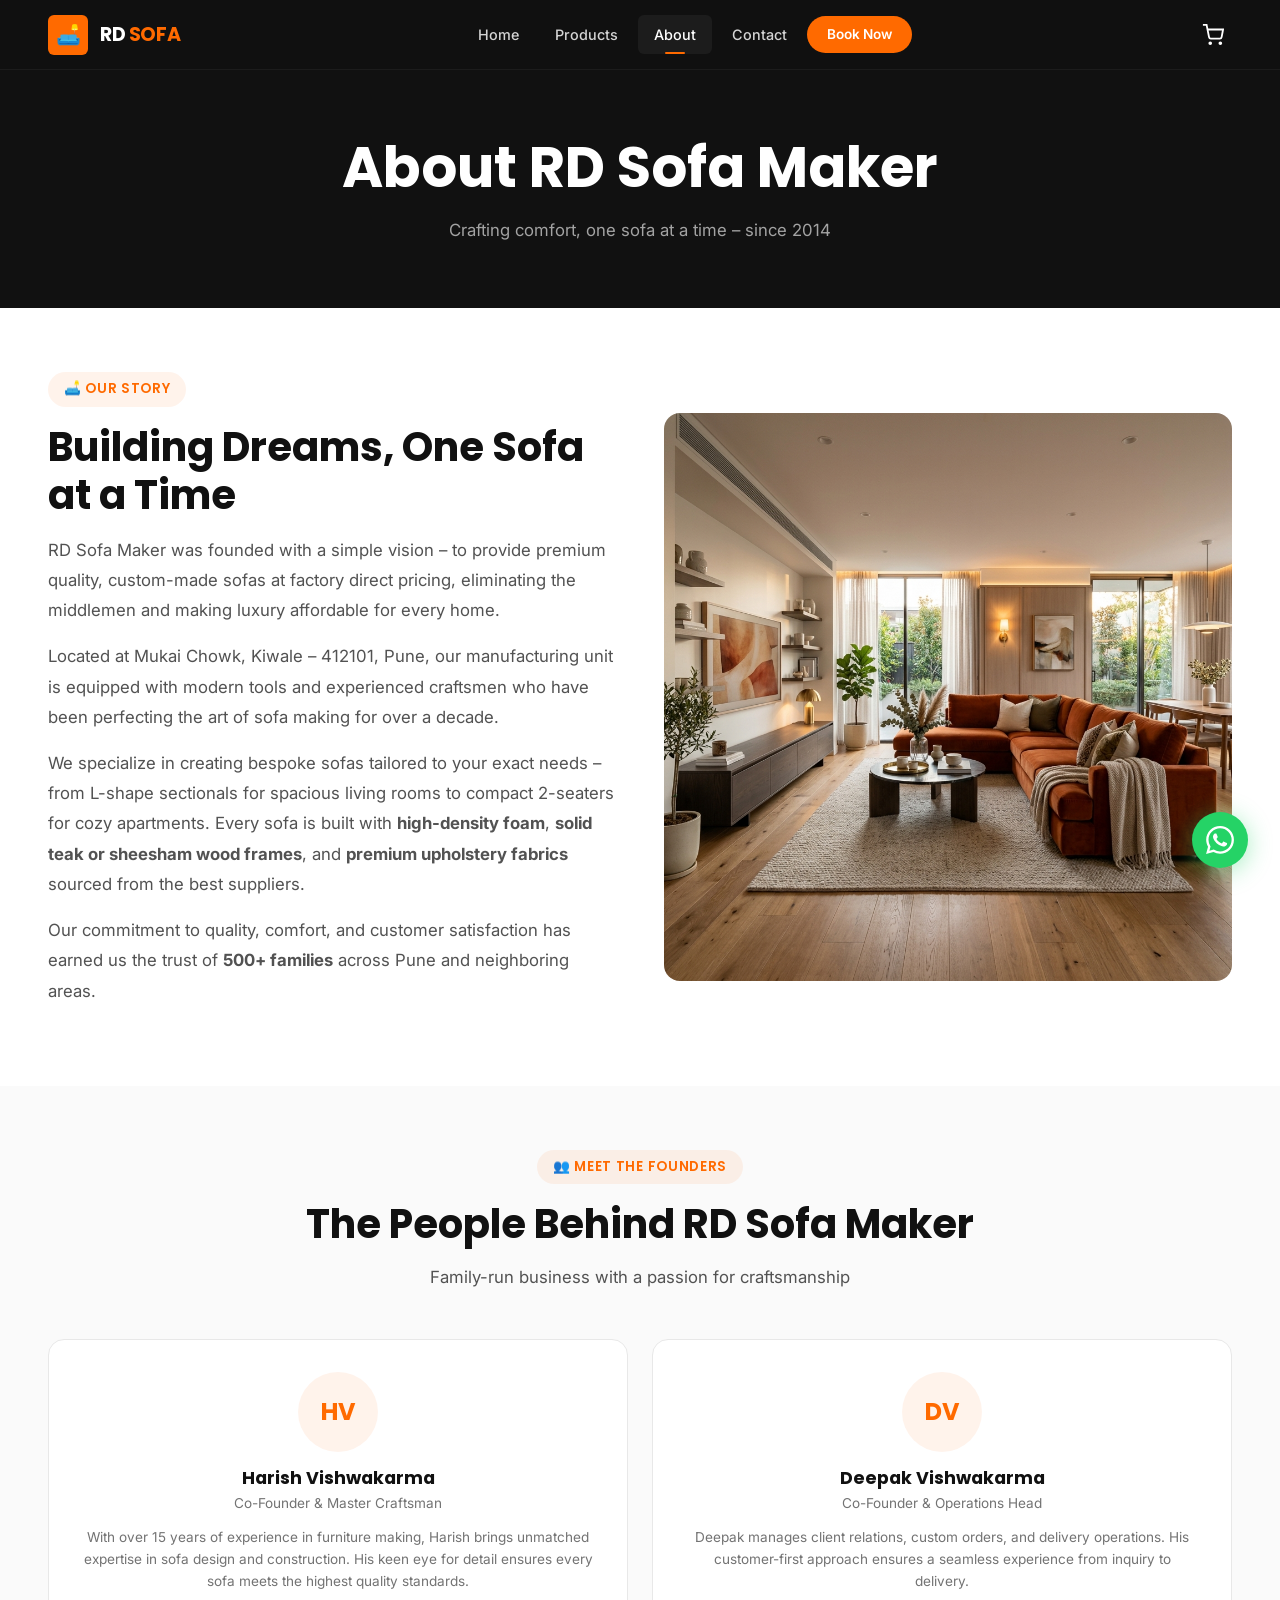
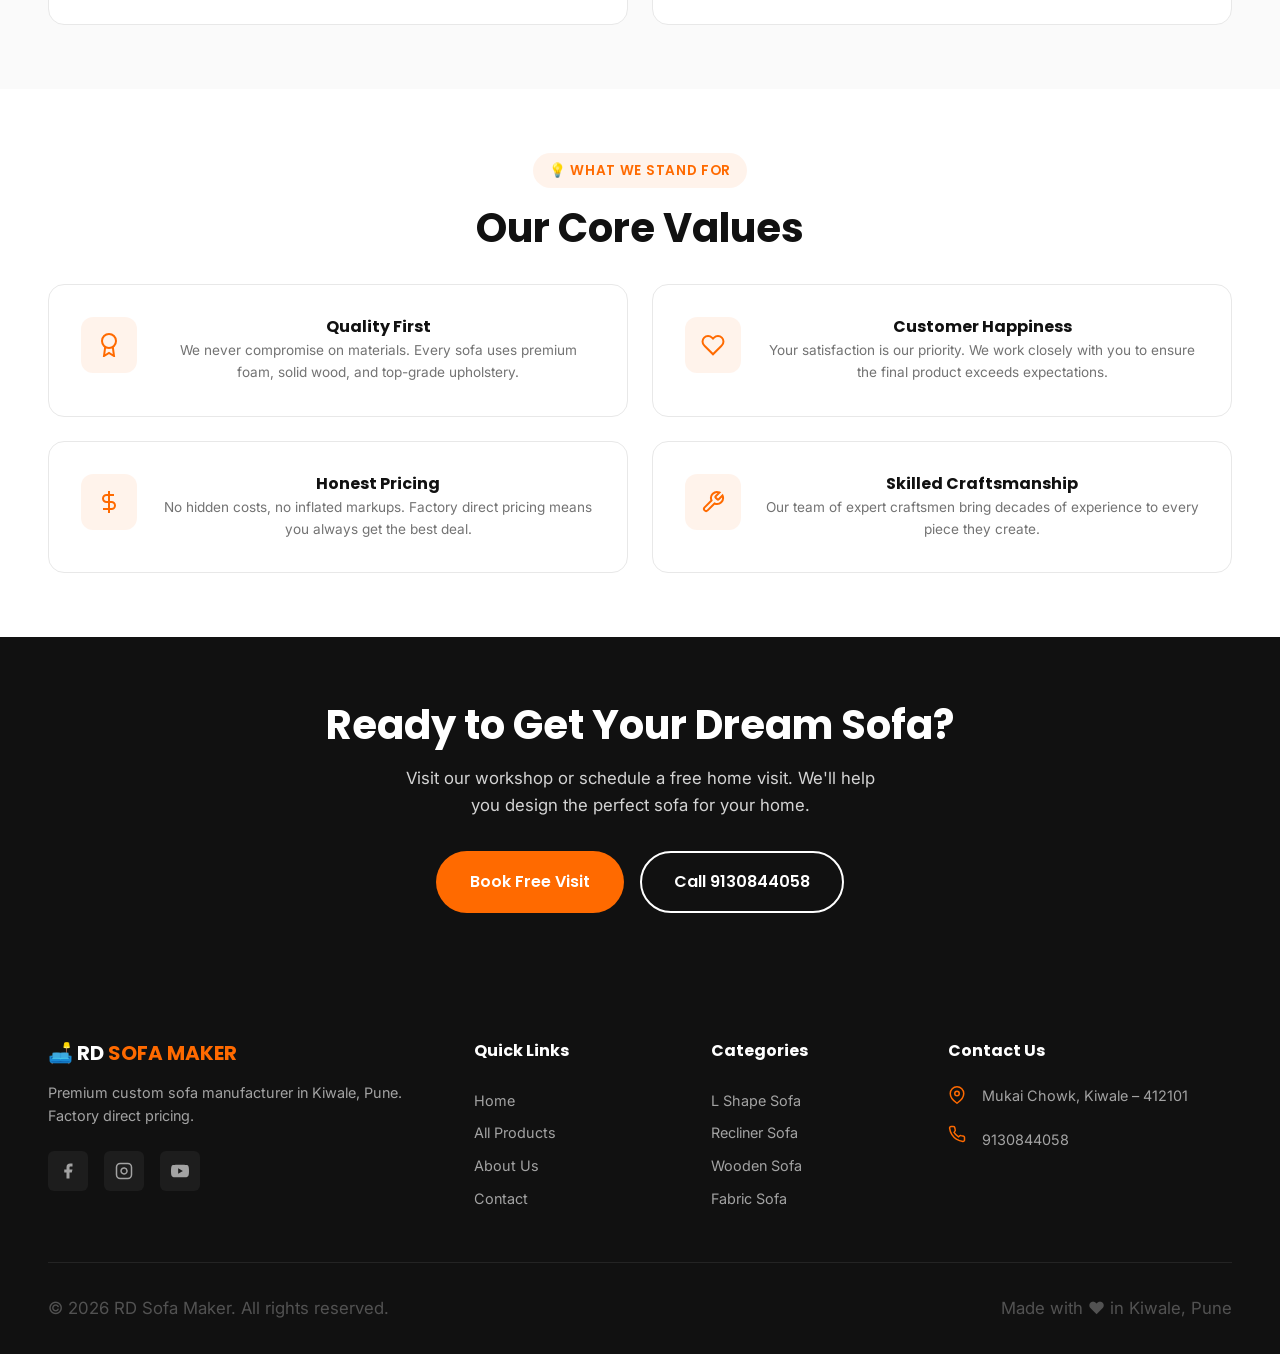
<file: RD SOFA MAKER/about.html>
<!DOCTYPE html>
<html lang="en">
<head>
  <meta charset="UTF-8">
  <meta name="viewport" content="width=device-width, initial-scale=1.0">
  <meta name="description" content="About RD Sofa Maker – 10+ years of crafting premium custom sofas in Kiwale, Pune. Founded by Harish & Deepak Vishwakarma. Factory direct pricing, top-quality materials.">
  <title>About Us – RD Sofa Maker | Our Story & Craftsmanship</title>
  <link rel="stylesheet" href="styles.css">
  <link rel="icon" href="data:image/svg+xml,<svg xmlns='http://www.w3.org/2000/svg' viewBox='0 0 100 100'><text y='.9em' font-size='90'>🛋️</text></svg>">
</head>
<body data-page="about">

  <!-- NAVBAR -->
  <nav class="navbar" id="navbar">
    <div class="container">
      <a href="index.html" class="nav-brand">
        <div class="logo-icon">🛋️</div>
        <h2>RD <span>SOFA</span></h2>
      </a>
      <div class="nav-links" id="navLinks">
        <a href="index.html">Home</a>
        <a href="products.html">Products</a>
        <a href="about.html" class="active">About</a>
        <a href="contact.html">Contact</a>
        <a href="index.html#booking" class="nav-cta">Book Now</a>
      </div>
      <div class="nav-actions">
        <button class="nav-cart" onclick="openCartSidebar()" aria-label="Open cart">
          <svg viewBox="0 0 24 24" fill="none" stroke="currentColor" stroke-width="2"><circle cx="9" cy="21" r="1"/><circle cx="20" cy="21" r="1"/><path d="M1 1h4l2.68 13.39a2 2 0 0 0 2 1.61h9.72a2 2 0 0 0 2-1.61L23 6H6"/></svg>
          <span class="cart-count" data-count="0">0</span>
        </button>
        <div class="nav-toggle" id="navToggle">
          <span></span><span></span><span></span>
        </div>
      </div>
    </div>
  </nav>

  <!-- PAGE HEADER -->
  <section class="page-header">
    <div class="container">
      <h1>About RD Sofa Maker</h1>
      <p>Crafting comfort, one sofa at a time – since 2014</p>
    </div>
  </section>

  <!-- ABOUT US -->
  <section class="section">
    <div class="container">
      <div class="about-content" data-animate>
        <div class="about-text">
          <span class="section-badge">🛋️ Our Story</span>
          <h2>Building Dreams, One Sofa at a Time</h2>
          <p>RD Sofa Maker was founded with a simple vision – to provide premium quality, custom-made sofas at factory direct pricing, eliminating the middlemen and making luxury affordable for every home.</p>
          <p>Located at Mukai Chowk, Kiwale – 412101, Pune, our manufacturing unit is equipped with modern tools and experienced craftsmen who have been perfecting the art of sofa making for over a decade.</p>
          <p>We specialize in creating bespoke sofas tailored to your exact needs – from L-shape sectionals for spacious living rooms to compact 2-seaters for cozy apartments. Every sofa is built with <strong>high-density foam</strong>, <strong>solid teak or sheesham wood frames</strong>, and <strong>premium upholstery fabrics</strong> sourced from the best suppliers.</p>
          <p>Our commitment to quality, comfort, and customer satisfaction has earned us the trust of <strong>500+ families</strong> across Pune and neighboring areas.</p>
        </div>
        <div>
          <img src="images/hero-bg.png" alt="RD Sofa Maker Workshop" style="border-radius: var(--radius-lg); width: 100%; object-fit: cover;">
        </div>
      </div>
    </div>
  </section>

  <!-- OWNERS SECTION -->
  <section class="section section-alt">
    <div class="container text-center">
      <span class="section-badge">👥 Meet the Founders</span>
      <h2 class="section-title" data-animate>The People Behind RD Sofa Maker</h2>
      <p class="section-subtitle" data-animate>Family-run business with a passion for craftsmanship</p>
      <div class="owners-grid" data-animate>
        <div class="owner-card">
          <div class="owner-avatar">HV</div>
          <h3>Harish Vishwakarma</h3>
          <p>Co-Founder & Master Craftsman</p>
          <p style="margin-top: 0.75rem; font-size: 0.85rem; line-height: 1.6;">With over 15 years of experience in furniture making, Harish brings unmatched expertise in sofa design and construction. His keen eye for detail ensures every sofa meets the highest quality standards.</p>
        </div>
        <div class="owner-card">
          <div class="owner-avatar">DV</div>
          <h3>Deepak Vishwakarma</h3>
          <p>Co-Founder & Operations Head</p>
          <p style="margin-top: 0.75rem; font-size: 0.85rem; line-height: 1.6;">Deepak manages client relations, custom orders, and delivery operations. His customer-first approach ensures a seamless experience from inquiry to delivery.</p>
        </div>
      </div>
    </div>
  </section>

  <!-- VALUES -->
  <section class="section">
    <div class="container text-center">
      <span class="section-badge">💡 What We Stand For</span>
      <h2 class="section-title" data-animate>Our Core Values</h2>
      <div class="features-grid" data-animate style="margin-top: 2rem;">
        <div class="feature-card">
          <div class="feature-icon">
            <svg viewBox="0 0 24 24" fill="none" stroke="currentColor" stroke-width="2"><circle cx="12" cy="8" r="7"/><polyline points="8.21 13.89 7 23 12 20 17 23 15.79 13.88"/></svg>
          </div>
          <div class="feature-text">
            <h4>Quality First</h4>
            <p>We never compromise on materials. Every sofa uses premium foam, solid wood, and top-grade upholstery.</p>
          </div>
        </div>
        <div class="feature-card">
          <div class="feature-icon">
            <svg viewBox="0 0 24 24" fill="none" stroke="currentColor" stroke-width="2"><path d="M20.84 4.61a5.5 5.5 0 0 0-7.78 0L12 5.67l-1.06-1.06a5.5 5.5 0 0 0-7.78 7.78l1.06 1.06L12 21.23l7.78-7.78 1.06-1.06a5.5 5.5 0 0 0 0-7.78z"/></svg>
          </div>
          <div class="feature-text">
            <h4>Customer Happiness</h4>
            <p>Your satisfaction is our priority. We work closely with you to ensure the final product exceeds expectations.</p>
          </div>
        </div>
        <div class="feature-card">
          <div class="feature-icon">
            <svg viewBox="0 0 24 24" fill="none" stroke="currentColor" stroke-width="2"><line x1="12" y1="1" x2="12" y2="23"/><path d="M17 5H9.5a3.5 3.5 0 0 0 0 7h5a3.5 3.5 0 0 1 0 7H6"/></svg>
          </div>
          <div class="feature-text">
            <h4>Honest Pricing</h4>
            <p>No hidden costs, no inflated markups. Factory direct pricing means you always get the best deal.</p>
          </div>
        </div>
        <div class="feature-card">
          <div class="feature-icon">
            <svg viewBox="0 0 24 24" fill="none" stroke="currentColor" stroke-width="2"><path d="M14.7 6.3a1 1 0 0 0 0 1.4l1.6 1.6a1 1 0 0 0 1.4 0l3.77-3.77a6 6 0 0 1-7.94 7.94l-6.91 6.91a2.12 2.12 0 0 1-3-3l6.91-6.91a6 6 0 0 1 7.94-7.94l-3.76 3.76z"/></svg>
          </div>
          <div class="feature-text">
            <h4>Skilled Craftsmanship</h4>
            <p>Our team of expert craftsmen bring decades of experience to every piece they create.</p>
          </div>
        </div>
      </div>
    </div>
  </section>

  <!-- CTA -->
  <section class="section section-dark text-center">
    <div class="container" data-animate>
      <h2 style="margin-bottom: 1rem;">Ready to Get Your Dream Sofa?</h2>
      <p style="max-width: 500px; margin: 0 auto 2rem;">Visit our workshop or schedule a free home visit. We'll help you design the perfect sofa for your home.</p>
      <div class="btn-group" style="justify-content: center;">
        <a href="index.html#booking" class="btn btn-primary btn-lg">Book Free Visit</a>
        <a href="tel:9130844058" class="btn btn-outline-white btn-lg">Call 9130844058</a>
      </div>
    </div>
  </section>

  <!-- FOOTER -->
  <footer class="footer">
    <div class="container">
      <div class="footer-grid">
        <div class="footer-brand">
          <h3>🛋️ RD <span>SOFA MAKER</span></h3>
          <p>Premium custom sofa manufacturer in Kiwale, Pune. Factory direct pricing.</p>
          <div class="footer-social">
            <a href="#" aria-label="Facebook"><svg viewBox="0 0 24 24" fill="currentColor" width="18" height="18"><path d="M18 2h-3a5 5 0 00-5 5v3H7v4h3v8h4v-8h3l1-4h-4V7a1 1 0 011-1h3z"/></svg></a>
            <a href="#" aria-label="Instagram"><svg viewBox="0 0 24 24" fill="none" stroke="currentColor" stroke-width="2" width="18" height="18"><rect x="2" y="2" width="20" height="20" rx="5" ry="5"/><path d="M16 11.37A4 4 0 1112.63 8 4 4 0 0116 11.37z"/><line x1="17.5" y1="6.5" x2="17.51" y2="6.5"/></svg></a>
            <a href="#" aria-label="YouTube"><svg viewBox="0 0 24 24" fill="currentColor" width="18" height="18"><path d="M23.498 6.186a3.016 3.016 0 0 0-2.122-2.136C19.505 3.545 12 3.545 12 3.545s-7.505 0-9.377.505A3.017 3.017 0 0 0 .502 6.186C0 8.07 0 12 0 12s0 3.93.502 5.814a3.016 3.016 0 0 0 2.122 2.136c1.871.505 9.376.505 9.376.505s7.505 0 9.377-.505a3.015 3.015 0 0 0 2.122-2.136C24 15.93 24 12 24 12s0-3.93-.502-5.814zM9.545 15.568V8.432L15.818 12l-6.273 3.568z"/></svg></a>
          </div>
        </div>
        <div class="footer-list">
          <h4>Quick Links</h4>
          <a href="index.html">Home</a>
          <a href="products.html">All Products</a>
          <a href="about.html">About Us</a>
          <a href="contact.html">Contact</a>
        </div>
        <div class="footer-list">
          <h4>Categories</h4>
          <a href="products.html?category=L%20Shape%20Sofa">L Shape Sofa</a>
          <a href="products.html?category=Recliner%20Sofa">Recliner Sofa</a>
          <a href="products.html?category=Wooden%20Sofa">Wooden Sofa</a>
          <a href="products.html?category=Fabric%20Sofa">Fabric Sofa</a>
        </div>
        <div class="footer-list">
          <h4>Contact Us</h4>
          <div class="footer-contact-item">
            <svg viewBox="0 0 24 24" fill="none" stroke="currentColor" stroke-width="2"><path d="M21 10c0 7-9 13-9 13s-9-6-9-13a9 9 0 0 1 18 0z"/><circle cx="12" cy="10" r="3"/></svg>
            <span>Mukai Chowk, Kiwale – 412101</span>
          </div>
          <div class="footer-contact-item">
            <svg viewBox="0 0 24 24" fill="none" stroke="currentColor" stroke-width="2"><path d="M22 16.92v3a2 2 0 0 1-2.18 2 19.79 19.79 0 0 1-8.63-3.07 19.5 19.5 0 0 1-6-6 19.79 19.79 0 0 1-3.07-8.67A2 2 0 0 1 4.11 2h3a2 2 0 0 1 2 1.72c.12.8.29 1.58.52 2.33a2 2 0 0 1-.45 2.11L8.09 9.91a16 16 0 0 0 6 6l1.27-1.27a2 2 0 0 1 2.11-.45c.75.23 1.52.4 2.33.52A2 2 0 0 1 22 16.92z"/></svg>
            <span><a href="tel:9130844058">9130844058</a></span>
          </div>
        </div>
      </div>
      <div class="footer-bottom">
        <p>© 2026 RD Sofa Maker. All rights reserved.</p>
        <p>Made with ❤️ in Kiwale, Pune</p>
      </div>
    </div>
  </footer>

  <a href="https://wa.me/919130844058?text=Hi%21%20I%20want%20to%20know%20about%20your%20sofas." target="_blank" class="floating-whatsapp" aria-label="Chat on WhatsApp">
    <svg viewBox="0 0 24 24" fill="currentColor"><path d="M17.472 14.382c-.297-.149-1.758-.867-2.03-.967-.273-.099-.471-.148-.67.15-.197.297-.767.966-.94 1.164-.173.199-.347.223-.644.075-.297-.15-1.255-.463-2.39-1.475-.883-.788-1.48-1.761-1.653-2.059-.173-.297-.018-.458.13-.606.134-.133.298-.347.446-.52.149-.174.198-.298.298-.497.099-.198.05-.371-.025-.52-.075-.149-.669-1.612-.916-2.207-.242-.579-.487-.5-.669-.51-.173-.008-.371-.01-.57-.01-.198 0-.52.074-.792.372-.272.297-1.04 1.016-1.04 2.479 0 1.462 1.065 2.875 1.213 3.074.149.198 2.096 3.2 5.077 4.487.709.306 1.262.489 1.694.625.712.227 1.36.195 1.871.118.571-.085 1.758-.719 2.006-1.413.248-.694.248-1.289.173-1.413-.074-.124-.272-.198-.57-.347m-5.421 7.403h-.004a9.87 9.87 0 01-5.031-1.378l-.361-.214-3.741.982.998-3.648-.235-.374a9.86 9.86 0 01-1.51-5.26c.001-5.45 4.436-9.884 9.888-9.884 2.64 0 5.122 1.03 6.988 2.898a9.825 9.825 0 012.893 6.994c-.003 5.45-4.437 9.884-9.885 9.884m8.413-18.297A11.815 11.815 0 0012.05 0C5.495 0 .16 5.335.157 11.892c0 2.096.547 4.142 1.588 5.945L.057 24l6.305-1.654a11.882 11.882 0 005.683 1.448h.005c6.554 0 11.89-5.335 11.893-11.893a11.821 11.821 0 00-3.48-8.413z"/></svg>
  </a>

  <button class="scroll-top" aria-label="Scroll to top">
    <svg viewBox="0 0 24 24" fill="none" stroke="currentColor" stroke-width="2" width="20" height="20"><line x1="12" y1="19" x2="12" y2="5"/><polyline points="5 12 12 5 19 12"/></svg>
  </button>

  <script src="app.js"></script>
</body>
</html>
</file>
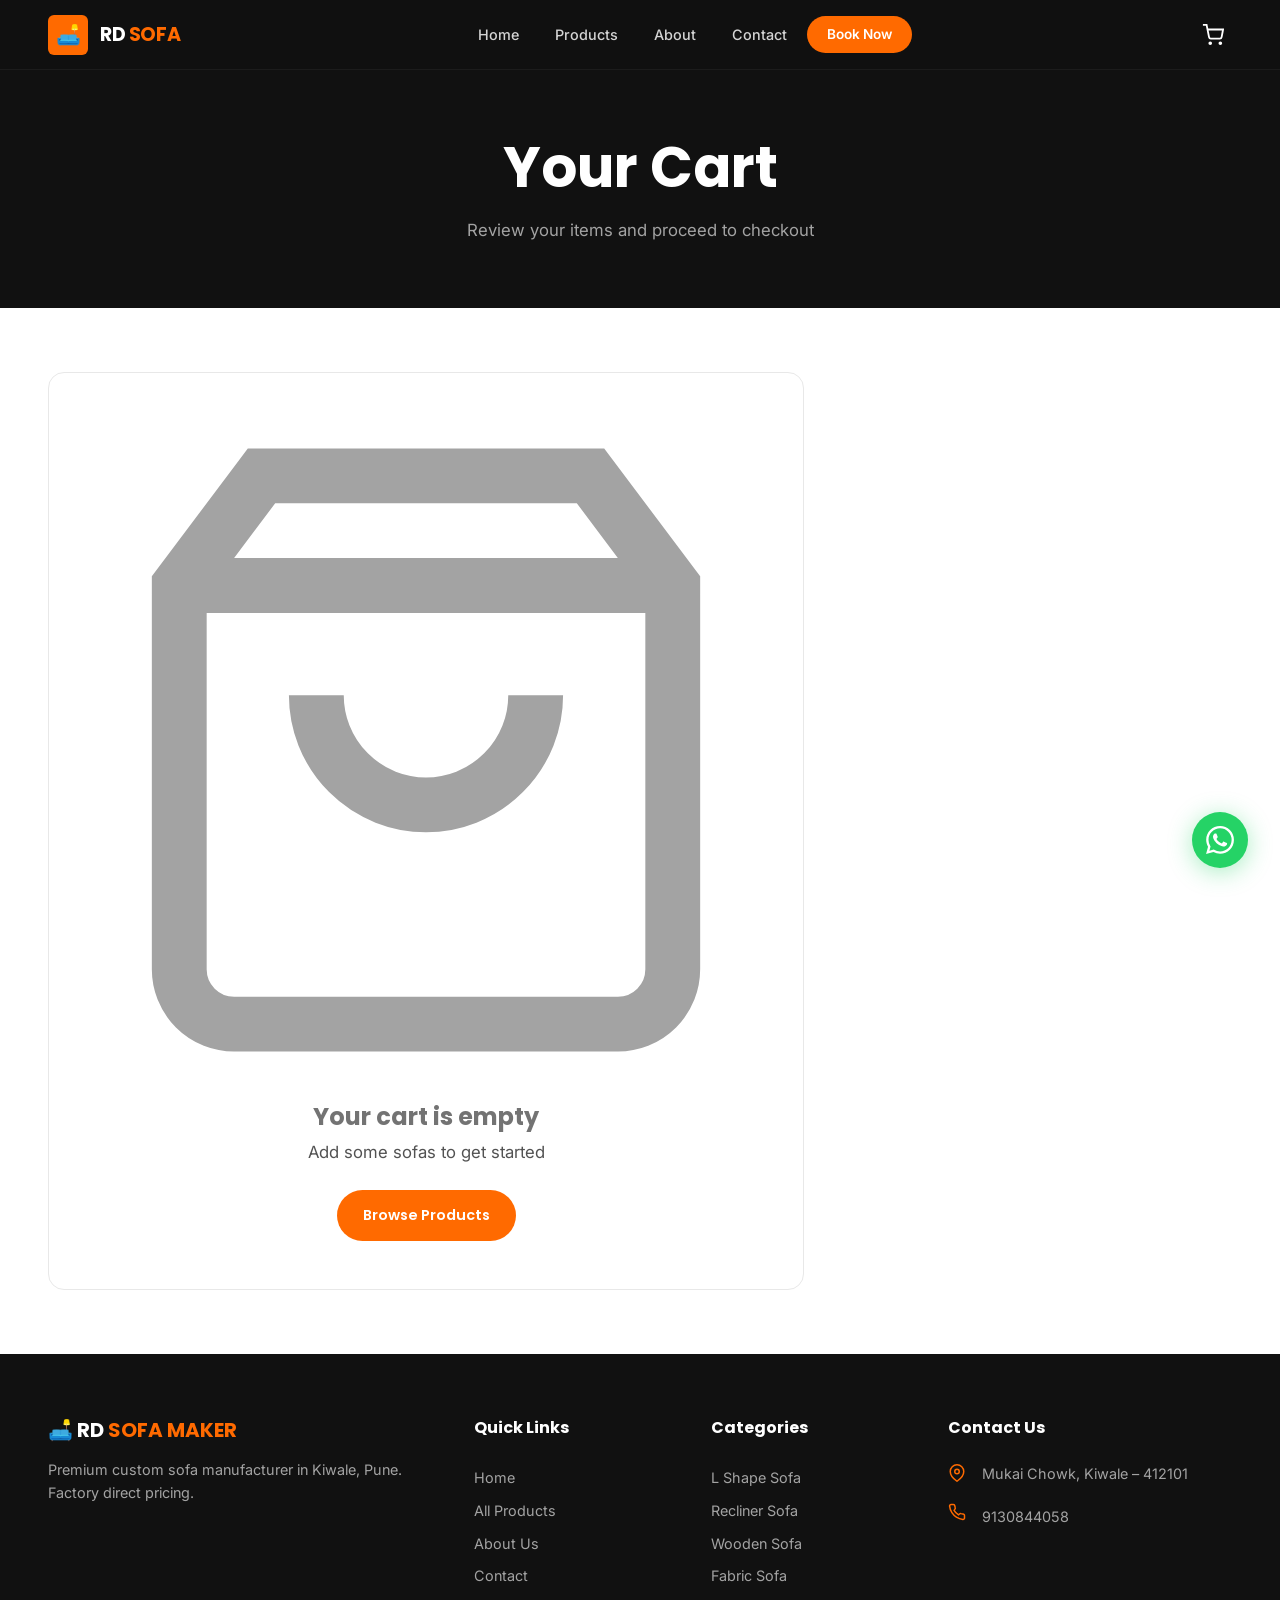
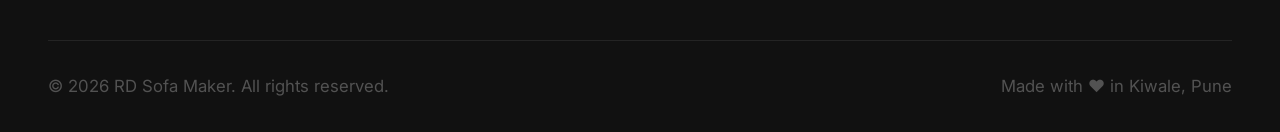
<file: RD SOFA MAKER/cart.html>
<!DOCTYPE html>
<html lang="en">
<head>
  <meta charset="UTF-8">
  <meta name="viewport" content="width=device-width, initial-scale=1.0">
  <meta name="description" content="Your shopping cart – RD Sofa Maker. Review your selected sofas and proceed to checkout.">
  <title>Cart – RD Sofa Maker</title>
  <link rel="stylesheet" href="styles.css">
  <link rel="icon" href="data:image/svg+xml,<svg xmlns='http://www.w3.org/2000/svg' viewBox='0 0 100 100'><text y='.9em' font-size='90'>🛋️</text></svg>">
</head>
<body data-page="cart">

  <!-- NAVBAR -->
  <nav class="navbar" id="navbar">
    <div class="container">
      <a href="index.html" class="nav-brand">
        <div class="logo-icon">🛋️</div>
        <h2>RD <span>SOFA</span></h2>
      </a>
      <div class="nav-links" id="navLinks">
        <a href="index.html">Home</a>
        <a href="products.html">Products</a>
        <a href="about.html">About</a>
        <a href="contact.html">Contact</a>
        <a href="index.html#booking" class="nav-cta">Book Now</a>
      </div>
      <div class="nav-actions">
        <button class="nav-cart" onclick="openCartSidebar()" aria-label="Open cart">
          <svg viewBox="0 0 24 24" fill="none" stroke="currentColor" stroke-width="2"><circle cx="9" cy="21" r="1"/><circle cx="20" cy="21" r="1"/><path d="M1 1h4l2.68 13.39a2 2 0 0 0 2 1.61h9.72a2 2 0 0 0 2-1.61L23 6H6"/></svg>
          <span class="cart-count" data-count="0">0</span>
        </button>
        <div class="nav-toggle" id="navToggle">
          <span></span><span></span><span></span>
        </div>
      </div>
    </div>
  </nav>

  <!-- PAGE HEADER -->
  <section class="page-header">
    <div class="container">
      <h1>Your Cart</h1>
      <p>Review your items and proceed to checkout</p>
    </div>
  </section>

  <!-- CART CONTENT -->
  <section class="section">
    <div class="container">
      <div class="cart-page-layout">
        <div class="cart-page-items" id="cartPageItems">
          <!-- Rendered by JS -->
        </div>
        <div class="cart-summary" id="cartSummary">
          <!-- Rendered by JS -->
        </div>
      </div>
    </div>
  </section>

  <!-- FOOTER -->
  <footer class="footer">
    <div class="container">
      <div class="footer-grid">
        <div class="footer-brand">
          <h3>🛋️ RD <span>SOFA MAKER</span></h3>
          <p>Premium custom sofa manufacturer in Kiwale, Pune. Factory direct pricing.</p>
        </div>
        <div class="footer-list">
          <h4>Quick Links</h4>
          <a href="index.html">Home</a>
          <a href="products.html">All Products</a>
          <a href="about.html">About Us</a>
          <a href="contact.html">Contact</a>
        </div>
        <div class="footer-list">
          <h4>Categories</h4>
          <a href="products.html?category=L%20Shape%20Sofa">L Shape Sofa</a>
          <a href="products.html?category=Recliner%20Sofa">Recliner Sofa</a>
          <a href="products.html?category=Wooden%20Sofa">Wooden Sofa</a>
          <a href="products.html?category=Fabric%20Sofa">Fabric Sofa</a>
        </div>
        <div class="footer-list">
          <h4>Contact Us</h4>
          <div class="footer-contact-item">
            <svg viewBox="0 0 24 24" fill="none" stroke="currentColor" stroke-width="2"><path d="M21 10c0 7-9 13-9 13s-9-6-9-13a9 9 0 0 1 18 0z"/><circle cx="12" cy="10" r="3"/></svg>
            <span>Mukai Chowk, Kiwale – 412101</span>
          </div>
          <div class="footer-contact-item">
            <svg viewBox="0 0 24 24" fill="none" stroke="currentColor" stroke-width="2"><path d="M22 16.92v3a2 2 0 0 1-2.18 2 19.79 19.79 0 0 1-8.63-3.07 19.5 19.5 0 0 1-6-6 19.79 19.79 0 0 1-3.07-8.67A2 2 0 0 1 4.11 2h3a2 2 0 0 1 2 1.72c.12.8.29 1.58.52 2.33a2 2 0 0 1-.45 2.11L8.09 9.91a16 16 0 0 0 6 6l1.27-1.27a2 2 0 0 1 2.11-.45c.75.23 1.52.4 2.33.52A2 2 0 0 1 22 16.92z"/></svg>
            <span><a href="tel:9130844058">9130844058</a></span>
          </div>
        </div>
      </div>
      <div class="footer-bottom">
        <p>© 2026 RD Sofa Maker. All rights reserved.</p>
        <p>Made with ❤️ in Kiwale, Pune</p>
      </div>
    </div>
  </footer>

  <a href="https://wa.me/919130844058" target="_blank" class="floating-whatsapp" aria-label="Chat on WhatsApp">
    <svg viewBox="0 0 24 24" fill="currentColor"><path d="M17.472 14.382c-.297-.149-1.758-.867-2.03-.967-.273-.099-.471-.148-.67.15-.197.297-.767.966-.94 1.164-.173.199-.347.223-.644.075-.297-.15-1.255-.463-2.39-1.475-.883-.788-1.48-1.761-1.653-2.059-.173-.297-.018-.458.13-.606.134-.133.298-.347.446-.52.149-.174.198-.298.298-.497.099-.198.05-.371-.025-.52-.075-.149-.669-1.612-.916-2.207-.242-.579-.487-.5-.669-.51-.173-.008-.371-.01-.57-.01-.198 0-.52.074-.792.372-.272.297-1.04 1.016-1.04 2.479 0 1.462 1.065 2.875 1.213 3.074.149.198 2.096 3.2 5.077 4.487.709.306 1.262.489 1.694.625.712.227 1.36.195 1.871.118.571-.085 1.758-.719 2.006-1.413.248-.694.248-1.289.173-1.413-.074-.124-.272-.198-.57-.347m-5.421 7.403h-.004a9.87 9.87 0 01-5.031-1.378l-.361-.214-3.741.982.998-3.648-.235-.374a9.86 9.86 0 01-1.51-5.26c.001-5.45 4.436-9.884 9.888-9.884 2.64 0 5.122 1.03 6.988 2.898a9.825 9.825 0 012.893 6.994c-.003 5.45-4.437 9.884-9.885 9.884m8.413-18.297A11.815 11.815 0 0012.05 0C5.495 0 .16 5.335.157 11.892c0 2.096.547 4.142 1.588 5.945L.057 24l6.305-1.654a11.882 11.882 0 005.683 1.448h.005c6.554 0 11.89-5.335 11.893-11.893a11.821 11.821 0 00-3.48-8.413z"/></svg>
  </a>

  <button class="scroll-top" aria-label="Scroll to top">
    <svg viewBox="0 0 24 24" fill="none" stroke="currentColor" stroke-width="2" width="20" height="20"><line x1="12" y1="19" x2="12" y2="5"/><polyline points="5 12 12 5 19 12"/></svg>
  </button>

  <script src="app.js"></script>
</body>
</html>
</file>
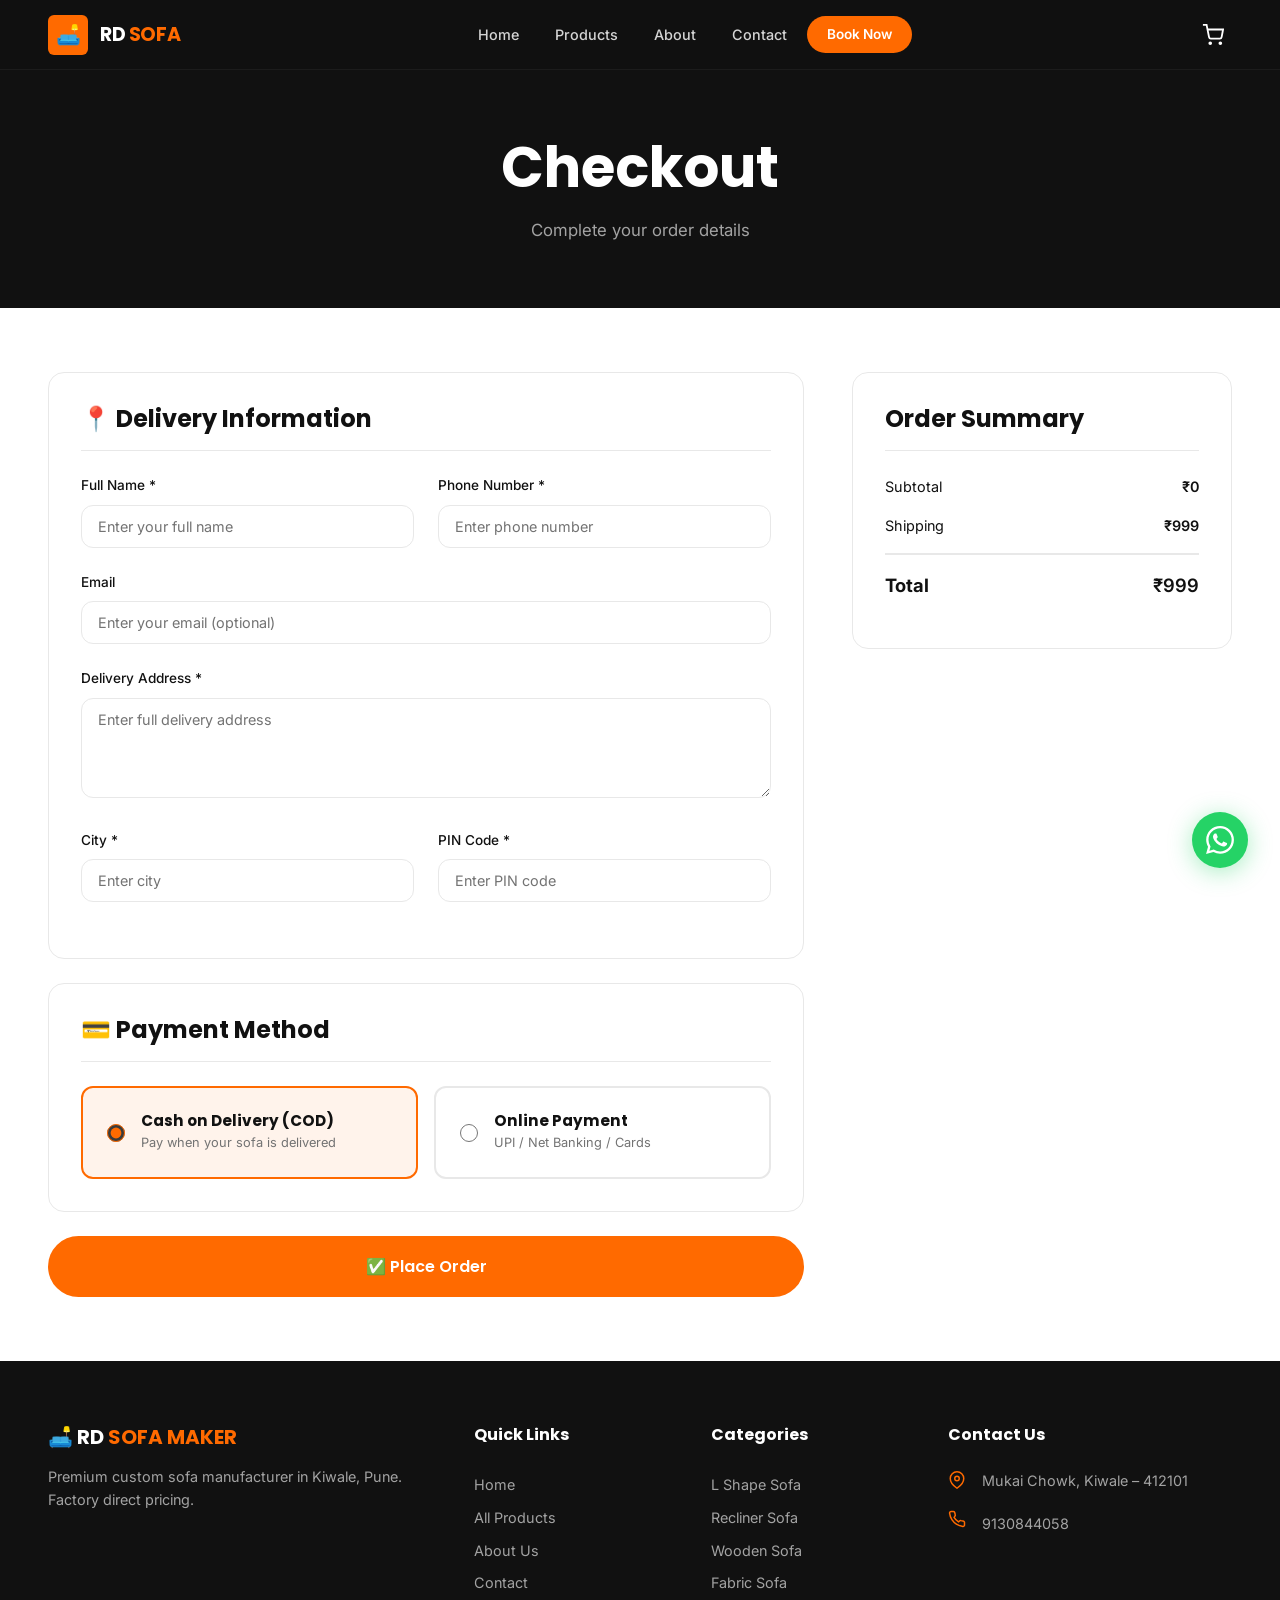
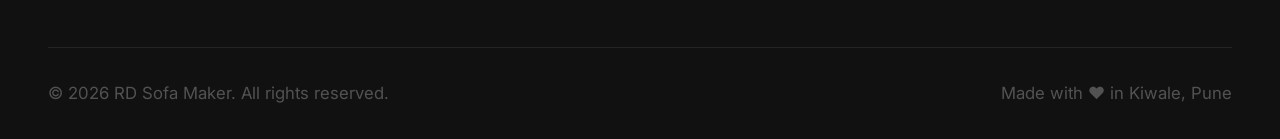
<file: RD SOFA MAKER/checkout.html>
<!DOCTYPE html>
<html lang="en">
<head>
  <meta charset="UTF-8">
  <meta name="viewport" content="width=device-width, initial-scale=1.0">
  <meta name="description" content="Checkout – RD Sofa Maker. Complete your sofa order with delivery details. COD and online payment available.">
  <title>Checkout – RD Sofa Maker</title>
  <link rel="stylesheet" href="styles.css">
  <link rel="icon" href="data:image/svg+xml,<svg xmlns='http://www.w3.org/2000/svg' viewBox='0 0 100 100'><text y='.9em' font-size='90'>🛋️</text></svg>">
</head>
<body data-page="checkout">

  <!-- NAVBAR -->
  <nav class="navbar" id="navbar">
    <div class="container">
      <a href="index.html" class="nav-brand">
        <div class="logo-icon">🛋️</div>
        <h2>RD <span>SOFA</span></h2>
      </a>
      <div class="nav-links" id="navLinks">
        <a href="index.html">Home</a>
        <a href="products.html">Products</a>
        <a href="about.html">About</a>
        <a href="contact.html">Contact</a>
        <a href="index.html#booking" class="nav-cta">Book Now</a>
      </div>
      <div class="nav-actions">
        <button class="nav-cart" onclick="openCartSidebar()" aria-label="Open cart">
          <svg viewBox="0 0 24 24" fill="none" stroke="currentColor" stroke-width="2"><circle cx="9" cy="21" r="1"/><circle cx="20" cy="21" r="1"/><path d="M1 1h4l2.68 13.39a2 2 0 0 0 2 1.61h9.72a2 2 0 0 0 2-1.61L23 6H6"/></svg>
          <span class="cart-count" data-count="0">0</span>
        </button>
        <div class="nav-toggle" id="navToggle">
          <span></span><span></span><span></span>
        </div>
      </div>
    </div>
  </nav>

  <!-- PAGE HEADER -->
  <section class="page-header">
    <div class="container">
      <h1>Checkout</h1>
      <p>Complete your order details</p>
    </div>
  </section>

  <!-- CHECKOUT CONTENT -->
  <section class="section">
    <div class="container">
      <form id="checkoutForm">
        <div class="checkout-layout">
          <!-- DELIVERY DETAILS -->
          <div>
            <div class="checkout-form-section form-light">
              <h3>📍 Delivery Information</h3>
              <div class="form-row">
                <div class="form-group">
                  <label>Full Name *</label>
                  <input type="text" name="fullName" class="form-control" placeholder="Enter your full name" required>
                </div>
                <div class="form-group">
                  <label>Phone Number *</label>
                  <input type="tel" name="phone" class="form-control" placeholder="Enter phone number" required>
                </div>
              </div>
              <div class="form-group">
                <label>Email</label>
                <input type="email" name="email" class="form-control" placeholder="Enter your email (optional)">
              </div>
              <div class="form-group">
                <label>Delivery Address *</label>
                <textarea name="address" class="form-control" placeholder="Enter full delivery address" required rows="3"></textarea>
              </div>
              <div class="form-row">
                <div class="form-group">
                  <label>City *</label>
                  <input type="text" name="city" class="form-control" placeholder="Enter city" required>
                </div>
                <div class="form-group">
                  <label>PIN Code *</label>
                  <input type="text" name="pincode" class="form-control" placeholder="Enter PIN code" required>
                </div>
              </div>
            </div>

            <!-- PAYMENT METHOD -->
            <div class="checkout-form-section form-light" style="margin-top: 1.5rem;">
              <h3>💳 Payment Method</h3>
              <div class="payment-options">
                <label class="payment-option selected">
                  <input type="radio" name="payment" value="COD" checked>
                  <div>
                    <h4 style="font-size: 0.95rem; margin-bottom: 0.15rem;">Cash on Delivery (COD)</h4>
                    <p style="font-size: 0.8rem; color: var(--gray-500);">Pay when your sofa is delivered</p>
                  </div>
                </label>
                <label class="payment-option">
                  <input type="radio" name="payment" value="Online Payment">
                  <div>
                    <h4 style="font-size: 0.95rem; margin-bottom: 0.15rem;">Online Payment</h4>
                    <p style="font-size: 0.8rem; color: var(--gray-500);">UPI / Net Banking / Cards</p>
                  </div>
                </label>
              </div>
            </div>

            <button type="submit" class="btn btn-primary btn-lg btn-block" style="margin-top: 1.5rem;">
              ✅ Place Order
            </button>
          </div>

          <!-- ORDER SUMMARY -->
          <div class="cart-summary" id="checkoutSummary">
            <!-- Rendered by JS -->
          </div>
        </div>
      </form>
    </div>
  </section>

  <!-- FOOTER -->
  <footer class="footer">
    <div class="container">
      <div class="footer-grid">
        <div class="footer-brand">
          <h3>🛋️ RD <span>SOFA MAKER</span></h3>
          <p>Premium custom sofa manufacturer in Kiwale, Pune. Factory direct pricing.</p>
        </div>
        <div class="footer-list">
          <h4>Quick Links</h4>
          <a href="index.html">Home</a>
          <a href="products.html">All Products</a>
          <a href="about.html">About Us</a>
          <a href="contact.html">Contact</a>
        </div>
        <div class="footer-list">
          <h4>Categories</h4>
          <a href="products.html?category=L%20Shape%20Sofa">L Shape Sofa</a>
          <a href="products.html?category=Recliner%20Sofa">Recliner Sofa</a>
          <a href="products.html?category=Wooden%20Sofa">Wooden Sofa</a>
          <a href="products.html?category=Fabric%20Sofa">Fabric Sofa</a>
        </div>
        <div class="footer-list">
          <h4>Contact Us</h4>
          <div class="footer-contact-item">
            <svg viewBox="0 0 24 24" fill="none" stroke="currentColor" stroke-width="2"><path d="M21 10c0 7-9 13-9 13s-9-6-9-13a9 9 0 0 1 18 0z"/><circle cx="12" cy="10" r="3"/></svg>
            <span>Mukai Chowk, Kiwale – 412101</span>
          </div>
          <div class="footer-contact-item">
            <svg viewBox="0 0 24 24" fill="none" stroke="currentColor" stroke-width="2"><path d="M22 16.92v3a2 2 0 0 1-2.18 2 19.79 19.79 0 0 1-8.63-3.07 19.5 19.5 0 0 1-6-6 19.79 19.79 0 0 1-3.07-8.67A2 2 0 0 1 4.11 2h3a2 2 0 0 1 2 1.72c.12.8.29 1.58.52 2.33a2 2 0 0 1-.45 2.11L8.09 9.91a16 16 0 0 0 6 6l1.27-1.27a2 2 0 0 1 2.11-.45c.75.23 1.52.4 2.33.52A2 2 0 0 1 22 16.92z"/></svg>
            <span><a href="tel:9130844058">9130844058</a></span>
          </div>
        </div>
      </div>
      <div class="footer-bottom">
        <p>© 2026 RD Sofa Maker. All rights reserved.</p>
        <p>Made with ❤️ in Kiwale, Pune</p>
      </div>
    </div>
  </footer>

  <a href="https://wa.me/919130844058" target="_blank" class="floating-whatsapp" aria-label="Chat on WhatsApp">
    <svg viewBox="0 0 24 24" fill="currentColor"><path d="M17.472 14.382c-.297-.149-1.758-.867-2.03-.967-.273-.099-.471-.148-.67.15-.197.297-.767.966-.94 1.164-.173.199-.347.223-.644.075-.297-.15-1.255-.463-2.39-1.475-.883-.788-1.48-1.761-1.653-2.059-.173-.297-.018-.458.13-.606.134-.133.298-.347.446-.52.149-.174.198-.298.298-.497.099-.198.05-.371-.025-.52-.075-.149-.669-1.612-.916-2.207-.242-.579-.487-.5-.669-.51-.173-.008-.371-.01-.57-.01-.198 0-.52.074-.792.372-.272.297-1.04 1.016-1.04 2.479 0 1.462 1.065 2.875 1.213 3.074.149.198 2.096 3.2 5.077 4.487.709.306 1.262.489 1.694.625.712.227 1.36.195 1.871.118.571-.085 1.758-.719 2.006-1.413.248-.694.248-1.289.173-1.413-.074-.124-.272-.198-.57-.347m-5.421 7.403h-.004a9.87 9.87 0 01-5.031-1.378l-.361-.214-3.741.982.998-3.648-.235-.374a9.86 9.86 0 01-1.51-5.26c.001-5.45 4.436-9.884 9.888-9.884 2.64 0 5.122 1.03 6.988 2.898a9.825 9.825 0 012.893 6.994c-.003 5.45-4.437 9.884-9.885 9.884m8.413-18.297A11.815 11.815 0 0012.05 0C5.495 0 .16 5.335.157 11.892c0 2.096.547 4.142 1.588 5.945L.057 24l6.305-1.654a11.882 11.882 0 005.683 1.448h.005c6.554 0 11.89-5.335 11.893-11.893a11.821 11.821 0 00-3.48-8.413z"/></svg>
  </a>

  <button class="scroll-top" aria-label="Scroll to top">
    <svg viewBox="0 0 24 24" fill="none" stroke="currentColor" stroke-width="2" width="20" height="20"><line x1="12" y1="19" x2="12" y2="5"/><polyline points="5 12 12 5 19 12"/></svg>
  </button>

  <script src="app.js"></script>
</body>
</html>
</file>
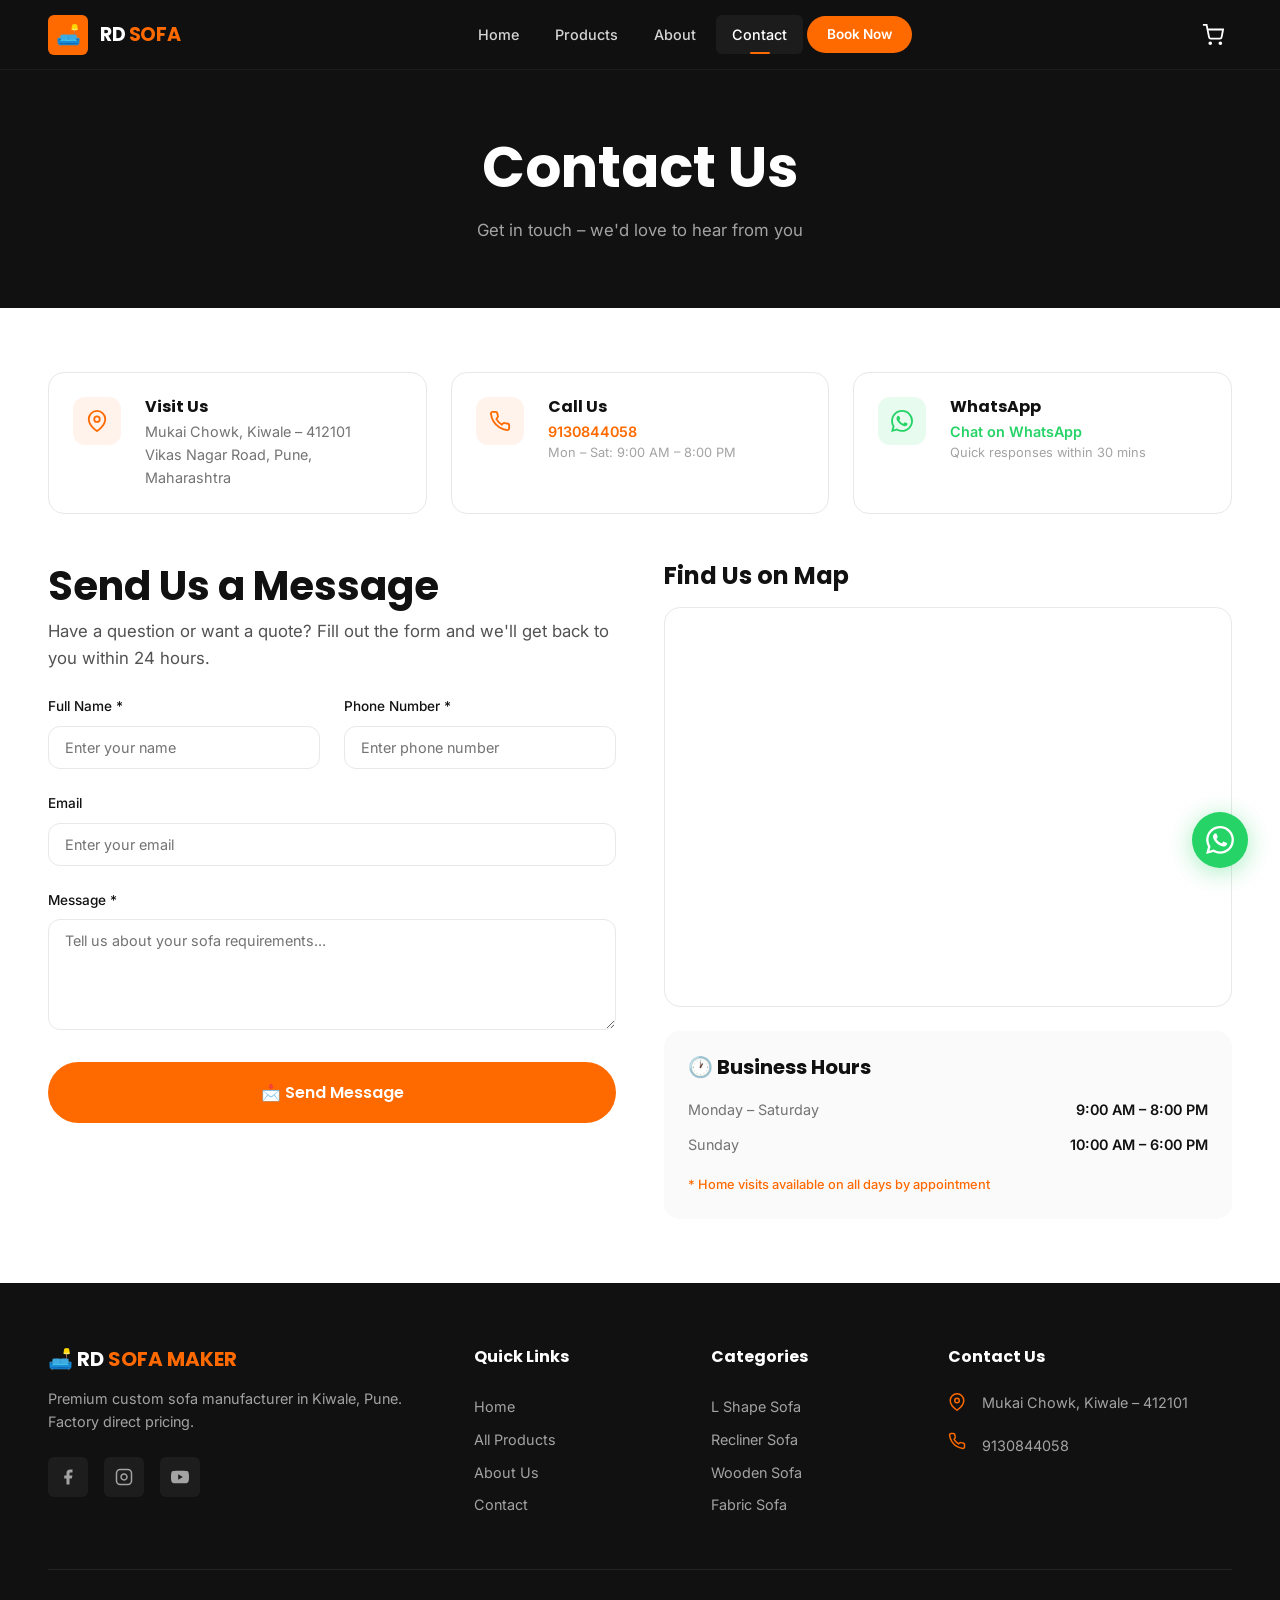
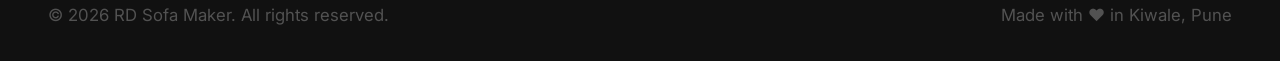
<file: RD SOFA MAKER/contact.html>
<!DOCTYPE html>
<html lang="en">
<head>
  <meta charset="UTF-8">
  <meta name="viewport" content="width=device-width, initial-scale=1.0">
  <meta name="description" content="Contact RD Sofa Maker – Custom sofa manufacturer in Kiwale, Pune. Call 9130844058, WhatsApp, or visit Mukai Chowk, Kiwale – 412101. Free home visits available.">
  <title>Contact Us – RD Sofa Maker | Visit Our Workshop in Kiwale</title>
  <link rel="stylesheet" href="styles.css">
  <link rel="icon" href="data:image/svg+xml,<svg xmlns='http://www.w3.org/2000/svg' viewBox='0 0 100 100'><text y='.9em' font-size='90'>🛋️</text></svg>">
</head>
<body data-page="contact">

  <!-- NAVBAR -->
  <nav class="navbar" id="navbar">
    <div class="container">
      <a href="index.html" class="nav-brand">
        <div class="logo-icon">🛋️</div>
        <h2>RD <span>SOFA</span></h2>
      </a>
      <div class="nav-links" id="navLinks">
        <a href="index.html">Home</a>
        <a href="products.html">Products</a>
        <a href="about.html">About</a>
        <a href="contact.html" class="active">Contact</a>
        <a href="index.html#booking" class="nav-cta">Book Now</a>
      </div>
      <div class="nav-actions">
        <button class="nav-cart" onclick="openCartSidebar()" aria-label="Open cart">
          <svg viewBox="0 0 24 24" fill="none" stroke="currentColor" stroke-width="2"><circle cx="9" cy="21" r="1"/><circle cx="20" cy="21" r="1"/><path d="M1 1h4l2.68 13.39a2 2 0 0 0 2 1.61h9.72a2 2 0 0 0 2-1.61L23 6H6"/></svg>
          <span class="cart-count" data-count="0">0</span>
        </button>
        <div class="nav-toggle" id="navToggle">
          <span></span><span></span><span></span>
        </div>
      </div>
    </div>
  </nav>

  <!-- PAGE HEADER -->
  <section class="page-header">
    <div class="container">
      <h1>Contact Us</h1>
      <p>Get in touch – we'd love to hear from you</p>
    </div>
  </section>

  <!-- CONTACT INFO CARDS -->
  <section class="section">
    <div class="container">
      <div style="display: grid; grid-template-columns: repeat(auto-fit, minmax(280px, 1fr)); gap: 1.5rem; margin-bottom: 3rem;" data-animate>
        <div class="contact-info-card">
          <div class="contact-icon">
            <svg viewBox="0 0 24 24" fill="none" stroke="currentColor" stroke-width="2"><path d="M21 10c0 7-9 13-9 13s-9-6-9-13a9 9 0 0 1 18 0z"/><circle cx="12" cy="10" r="3"/></svg>
          </div>
          <div>
            <h4 style="font-size: 1rem; margin-bottom: 0.25rem;">Visit Us</h4>
            <p style="font-size: 0.9rem; color: var(--gray-500); line-height: 1.6;">Mukai Chowk, Kiwale – 412101<br>Vikas Nagar Road, Pune, Maharashtra</p>
          </div>
        </div>
        <div class="contact-info-card">
          <div class="contact-icon">
            <svg viewBox="0 0 24 24" fill="none" stroke="currentColor" stroke-width="2"><path d="M22 16.92v3a2 2 0 0 1-2.18 2 19.79 19.79 0 0 1-8.63-3.07 19.5 19.5 0 0 1-6-6 19.79 19.79 0 0 1-3.07-8.67A2 2 0 0 1 4.11 2h3a2 2 0 0 1 2 1.72c.12.8.29 1.58.52 2.33a2 2 0 0 1-.45 2.11L8.09 9.91a16 16 0 0 0 6 6l1.27-1.27a2 2 0 0 1 2.11-.45c.75.23 1.52.4 2.33.52A2 2 0 0 1 22 16.92z"/></svg>
          </div>
          <div>
            <h4 style="font-size: 1rem; margin-bottom: 0.25rem;">Call Us</h4>
            <p style="font-size: 0.9rem; color: var(--gray-500);"><a href="tel:9130844058" style="color: var(--primary); font-weight: 600;">9130844058</a></p>
            <p style="font-size: 0.8rem; color: var(--gray-400);">Mon – Sat: 9:00 AM – 8:00 PM</p>
          </div>
        </div>
        <div class="contact-info-card">
          <div class="contact-icon" style="background: rgba(37, 211, 102, 0.1); color: #25d366;">
            <svg viewBox="0 0 24 24" fill="currentColor"><path d="M17.472 14.382c-.297-.149-1.758-.867-2.03-.967-.273-.099-.471-.148-.67.15-.197.297-.767.966-.94 1.164-.173.199-.347.223-.644.075-.297-.15-1.255-.463-2.39-1.475-.883-.788-1.48-1.761-1.653-2.059-.173-.297-.018-.458.13-.606.134-.133.298-.347.446-.52.149-.174.198-.298.298-.497.099-.198.05-.371-.025-.52-.075-.149-.669-1.612-.916-2.207-.242-.579-.487-.5-.669-.51-.173-.008-.371-.01-.57-.01-.198 0-.52.074-.792.372-.272.297-1.04 1.016-1.04 2.479 0 1.462 1.065 2.875 1.213 3.074.149.198 2.096 3.2 5.077 4.487.709.306 1.262.489 1.694.625.712.227 1.36.195 1.871.118.571-.085 1.758-.719 2.006-1.413.248-.694.248-1.289.173-1.413-.074-.124-.272-.198-.57-.347m-5.421 7.403h-.004a9.87 9.87 0 01-5.031-1.378l-.361-.214-3.741.982.998-3.648-.235-.374a9.86 9.86 0 01-1.51-5.26c.001-5.45 4.436-9.884 9.888-9.884 2.64 0 5.122 1.03 6.988 2.898a9.825 9.825 0 012.893 6.994c-.003 5.45-4.437 9.884-9.885 9.884m8.413-18.297A11.815 11.815 0 0012.05 0C5.495 0 .16 5.335.157 11.892c0 2.096.547 4.142 1.588 5.945L.057 24l6.305-1.654a11.882 11.882 0 005.683 1.448h.005c6.554 0 11.89-5.335 11.893-11.893a11.821 11.821 0 00-3.48-8.413z"/></svg>
          </div>
          <div>
            <h4 style="font-size: 1rem; margin-bottom: 0.25rem;">WhatsApp</h4>
            <p style="font-size: 0.9rem;"><a href="https://wa.me/919130844058" target="_blank" style="color: #25d366; font-weight: 600;">Chat on WhatsApp</a></p>
            <p style="font-size: 0.8rem; color: var(--gray-400);">Quick responses within 30 mins</p>
          </div>
        </div>
      </div>

      <!-- CONTACT FORM + MAP -->
      <div class="contact-grid" data-animate>
        <div>
          <h2 style="margin-bottom: 0.5rem;">Send Us a Message</h2>
          <p style="margin-bottom: 1.5rem;">Have a question or want a quote? Fill out the form and we'll get back to you within 24 hours.</p>
          <form id="contactForm" class="form-light">
            <div class="form-row">
              <div class="form-group">
                <label>Full Name *</label>
                <input type="text" name="fullName" class="form-control" placeholder="Enter your name" required>
              </div>
              <div class="form-group">
                <label>Phone Number *</label>
                <input type="tel" name="phone" class="form-control" placeholder="Enter phone number" required>
              </div>
            </div>
            <div class="form-group">
              <label>Email</label>
              <input type="email" name="email" class="form-control" placeholder="Enter your email">
            </div>
            <div class="form-group">
              <label>Message *</label>
              <textarea name="message" class="form-control" placeholder="Tell us about your sofa requirements..." required rows="5"></textarea>
            </div>
            <button type="submit" class="btn btn-primary btn-lg btn-block">
              📩 Send Message
            </button>
          </form>
        </div>
        
        <div>
          <h3 style="margin-bottom: 1rem;">Find Us on Map</h3>
          <div class="map-container">
            <iframe src="https://www.google.com/maps/embed?pb=!1m18!1m12!1m3!1d3782.6!2d73.72!3d18.64!2m3!1f0!2f0!3f0!3m2!1i1024!2i768!4f13.1!3m3!1m2!1s0x0%3A0x0!2zMTjCsDM4JzI0LjAiTiA3M8KwNDMnMTIuMCJF!5e0!3m2!1sen!2sin!4v1" allowfullscreen loading="lazy" referrerpolicy="no-referrer-when-downgrade" title="RD Sofa Maker Location Map"></iframe>
          </div>
          <div style="margin-top: 1.5rem; padding: 1.5rem; background: var(--gray-50); border-radius: var(--radius-lg);">
            <h4 style="margin-bottom: 0.75rem;">🕐 Business Hours</h4>
            <div style="display: flex; justify-content: space-between; padding: 0.4rem 0; font-size: 0.9rem;">
              <span style="color: var(--gray-500);">Monday – Saturday</span>
              <span style="font-weight: 600;">9:00 AM – 8:00 PM</span>
            </div>
            <div style="display: flex; justify-content: space-between; padding: 0.4rem 0; font-size: 0.9rem;">
              <span style="color: var(--gray-500);">Sunday</span>
              <span style="font-weight: 600;">10:00 AM – 6:00 PM</span>
            </div>
            <p style="font-size: 0.8rem; color: var(--primary); margin-top: 0.75rem; font-weight: 500;">* Home visits available on all days by appointment</p>
          </div>
        </div>
      </div>
    </div>
  </section>

  <!-- FOOTER -->
  <footer class="footer">
    <div class="container">
      <div class="footer-grid">
        <div class="footer-brand">
          <h3>🛋️ RD <span>SOFA MAKER</span></h3>
          <p>Premium custom sofa manufacturer in Kiwale, Pune. Factory direct pricing.</p>
          <div class="footer-social">
            <a href="#" aria-label="Facebook"><svg viewBox="0 0 24 24" fill="currentColor" width="18" height="18"><path d="M18 2h-3a5 5 0 00-5 5v3H7v4h3v8h4v-8h3l1-4h-4V7a1 1 0 011-1h3z"/></svg></a>
            <a href="#" aria-label="Instagram"><svg viewBox="0 0 24 24" fill="none" stroke="currentColor" stroke-width="2" width="18" height="18"><rect x="2" y="2" width="20" height="20" rx="5" ry="5"/><path d="M16 11.37A4 4 0 1112.63 8 4 4 0 0116 11.37z"/><line x1="17.5" y1="6.5" x2="17.51" y2="6.5"/></svg></a>
            <a href="#" aria-label="YouTube"><svg viewBox="0 0 24 24" fill="currentColor" width="18" height="18"><path d="M23.498 6.186a3.016 3.016 0 0 0-2.122-2.136C19.505 3.545 12 3.545 12 3.545s-7.505 0-9.377.505A3.017 3.017 0 0 0 .502 6.186C0 8.07 0 12 0 12s0 3.93.502 5.814a3.016 3.016 0 0 0 2.122 2.136c1.871.505 9.376.505 9.376.505s7.505 0 9.377-.505a3.015 3.015 0 0 0 2.122-2.136C24 15.93 24 12 24 12s0-3.93-.502-5.814zM9.545 15.568V8.432L15.818 12l-6.273 3.568z"/></svg></a>
          </div>
        </div>
        <div class="footer-list">
          <h4>Quick Links</h4>
          <a href="index.html">Home</a>
          <a href="products.html">All Products</a>
          <a href="about.html">About Us</a>
          <a href="contact.html">Contact</a>
        </div>
        <div class="footer-list">
          <h4>Categories</h4>
          <a href="products.html?category=L%20Shape%20Sofa">L Shape Sofa</a>
          <a href="products.html?category=Recliner%20Sofa">Recliner Sofa</a>
          <a href="products.html?category=Wooden%20Sofa">Wooden Sofa</a>
          <a href="products.html?category=Fabric%20Sofa">Fabric Sofa</a>
        </div>
        <div class="footer-list">
          <h4>Contact Us</h4>
          <div class="footer-contact-item">
            <svg viewBox="0 0 24 24" fill="none" stroke="currentColor" stroke-width="2"><path d="M21 10c0 7-9 13-9 13s-9-6-9-13a9 9 0 0 1 18 0z"/><circle cx="12" cy="10" r="3"/></svg>
            <span>Mukai Chowk, Kiwale – 412101</span>
          </div>
          <div class="footer-contact-item">
            <svg viewBox="0 0 24 24" fill="none" stroke="currentColor" stroke-width="2"><path d="M22 16.92v3a2 2 0 0 1-2.18 2 19.79 19.79 0 0 1-8.63-3.07 19.5 19.5 0 0 1-6-6 19.79 19.79 0 0 1-3.07-8.67A2 2 0 0 1 4.11 2h3a2 2 0 0 1 2 1.72c.12.8.29 1.58.52 2.33a2 2 0 0 1-.45 2.11L8.09 9.91a16 16 0 0 0 6 6l1.27-1.27a2 2 0 0 1 2.11-.45c.75.23 1.52.4 2.33.52A2 2 0 0 1 22 16.92z"/></svg>
            <span><a href="tel:9130844058">9130844058</a></span>
          </div>
        </div>
      </div>
      <div class="footer-bottom">
        <p>© 2026 RD Sofa Maker. All rights reserved.</p>
        <p>Made with ❤️ in Kiwale, Pune</p>
      </div>
    </div>
  </footer>

  <a href="https://wa.me/919130844058?text=Hi%21%20I%20want%20to%20know%20about%20your%20sofas." target="_blank" class="floating-whatsapp" aria-label="Chat on WhatsApp">
    <svg viewBox="0 0 24 24" fill="currentColor"><path d="M17.472 14.382c-.297-.149-1.758-.867-2.03-.967-.273-.099-.471-.148-.67.15-.197.297-.767.966-.94 1.164-.173.199-.347.223-.644.075-.297-.15-1.255-.463-2.39-1.475-.883-.788-1.48-1.761-1.653-2.059-.173-.297-.018-.458.13-.606.134-.133.298-.347.446-.52.149-.174.198-.298.298-.497.099-.198.05-.371-.025-.52-.075-.149-.669-1.612-.916-2.207-.242-.579-.487-.5-.669-.51-.173-.008-.371-.01-.57-.01-.198 0-.52.074-.792.372-.272.297-1.04 1.016-1.04 2.479 0 1.462 1.065 2.875 1.213 3.074.149.198 2.096 3.2 5.077 4.487.709.306 1.262.489 1.694.625.712.227 1.36.195 1.871.118.571-.085 1.758-.719 2.006-1.413.248-.694.248-1.289.173-1.413-.074-.124-.272-.198-.57-.347m-5.421 7.403h-.004a9.87 9.87 0 01-5.031-1.378l-.361-.214-3.741.982.998-3.648-.235-.374a9.86 9.86 0 01-1.51-5.26c.001-5.45 4.436-9.884 9.888-9.884 2.64 0 5.122 1.03 6.988 2.898a9.825 9.825 0 012.893 6.994c-.003 5.45-4.437 9.884-9.885 9.884m8.413-18.297A11.815 11.815 0 0012.05 0C5.495 0 .16 5.335.157 11.892c0 2.096.547 4.142 1.588 5.945L.057 24l6.305-1.654a11.882 11.882 0 005.683 1.448h.005c6.554 0 11.89-5.335 11.893-11.893a11.821 11.821 0 00-3.48-8.413z"/></svg>
  </a>

  <button class="scroll-top" aria-label="Scroll to top">
    <svg viewBox="0 0 24 24" fill="none" stroke="currentColor" stroke-width="2" width="20" height="20"><line x1="12" y1="19" x2="12" y2="5"/><polyline points="5 12 12 5 19 12"/></svg>
  </button>

  <script src="app.js"></script>
</body>
</html>
</file>
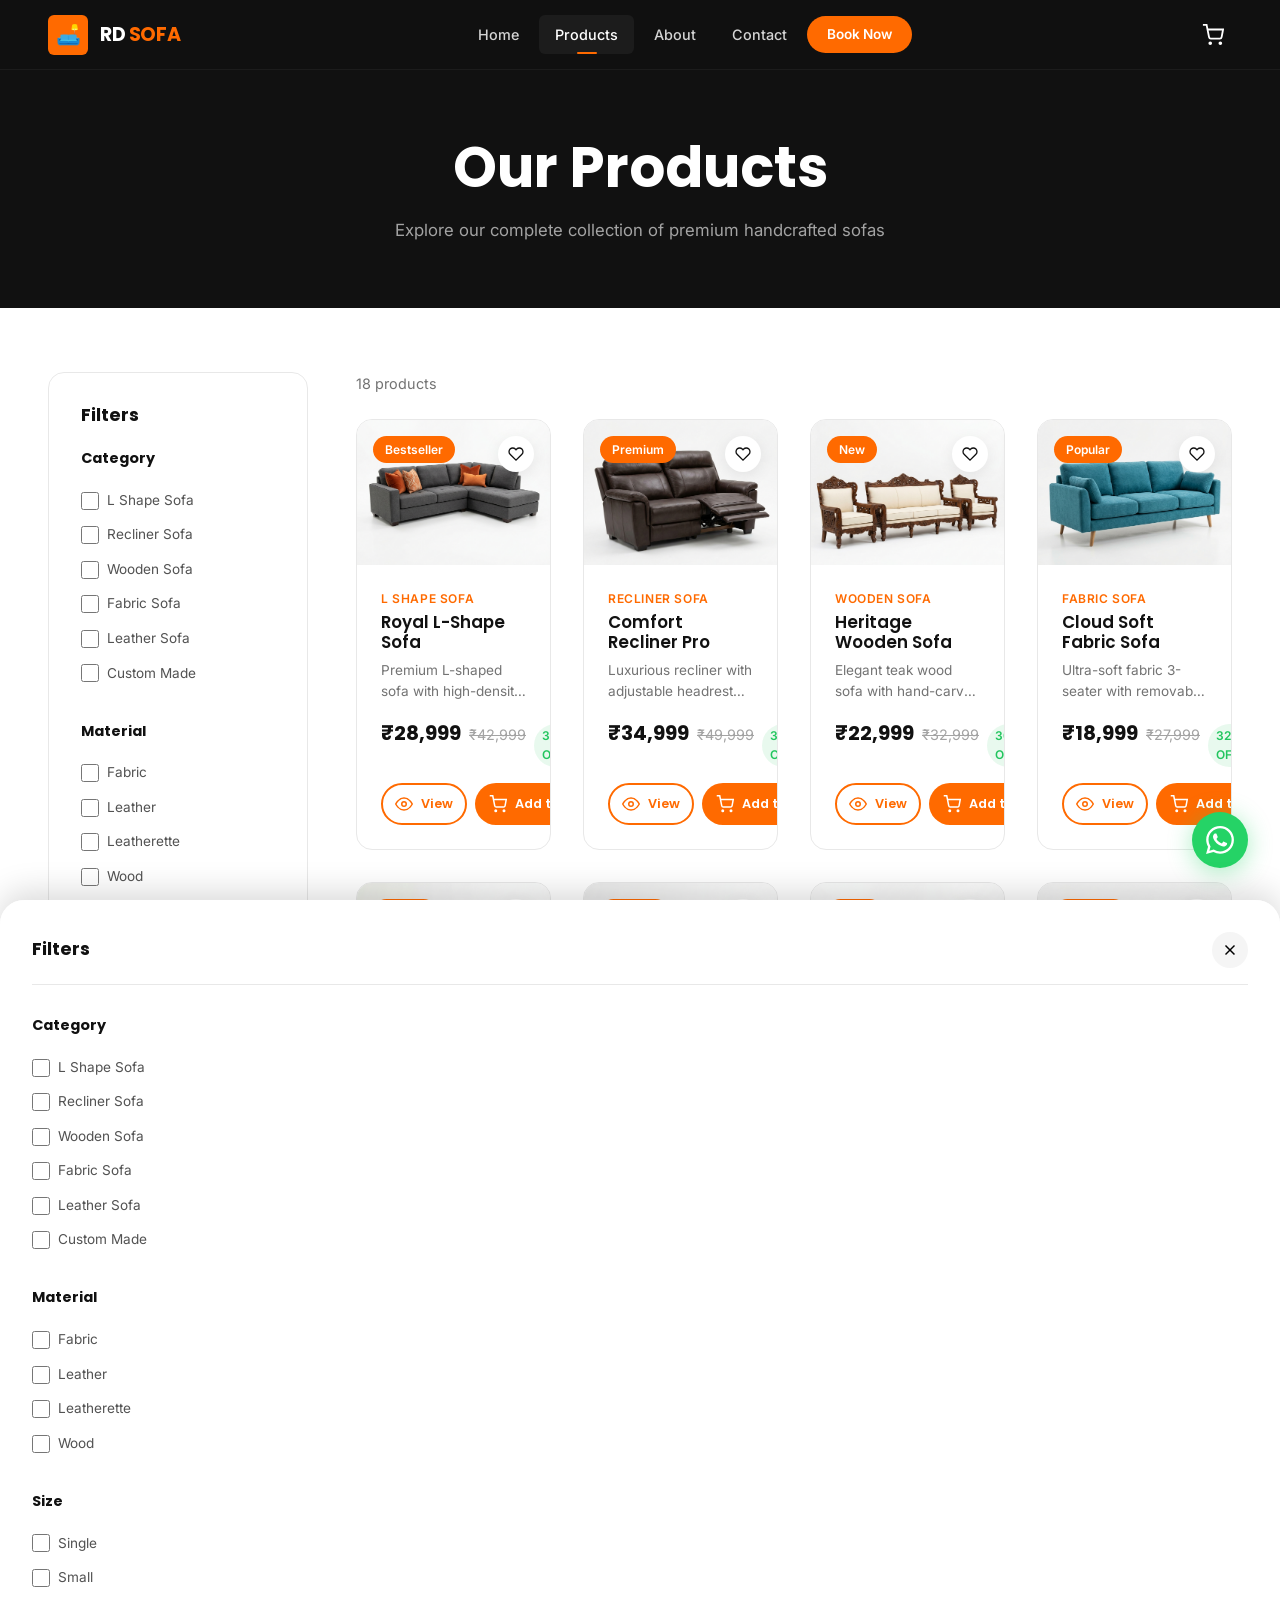
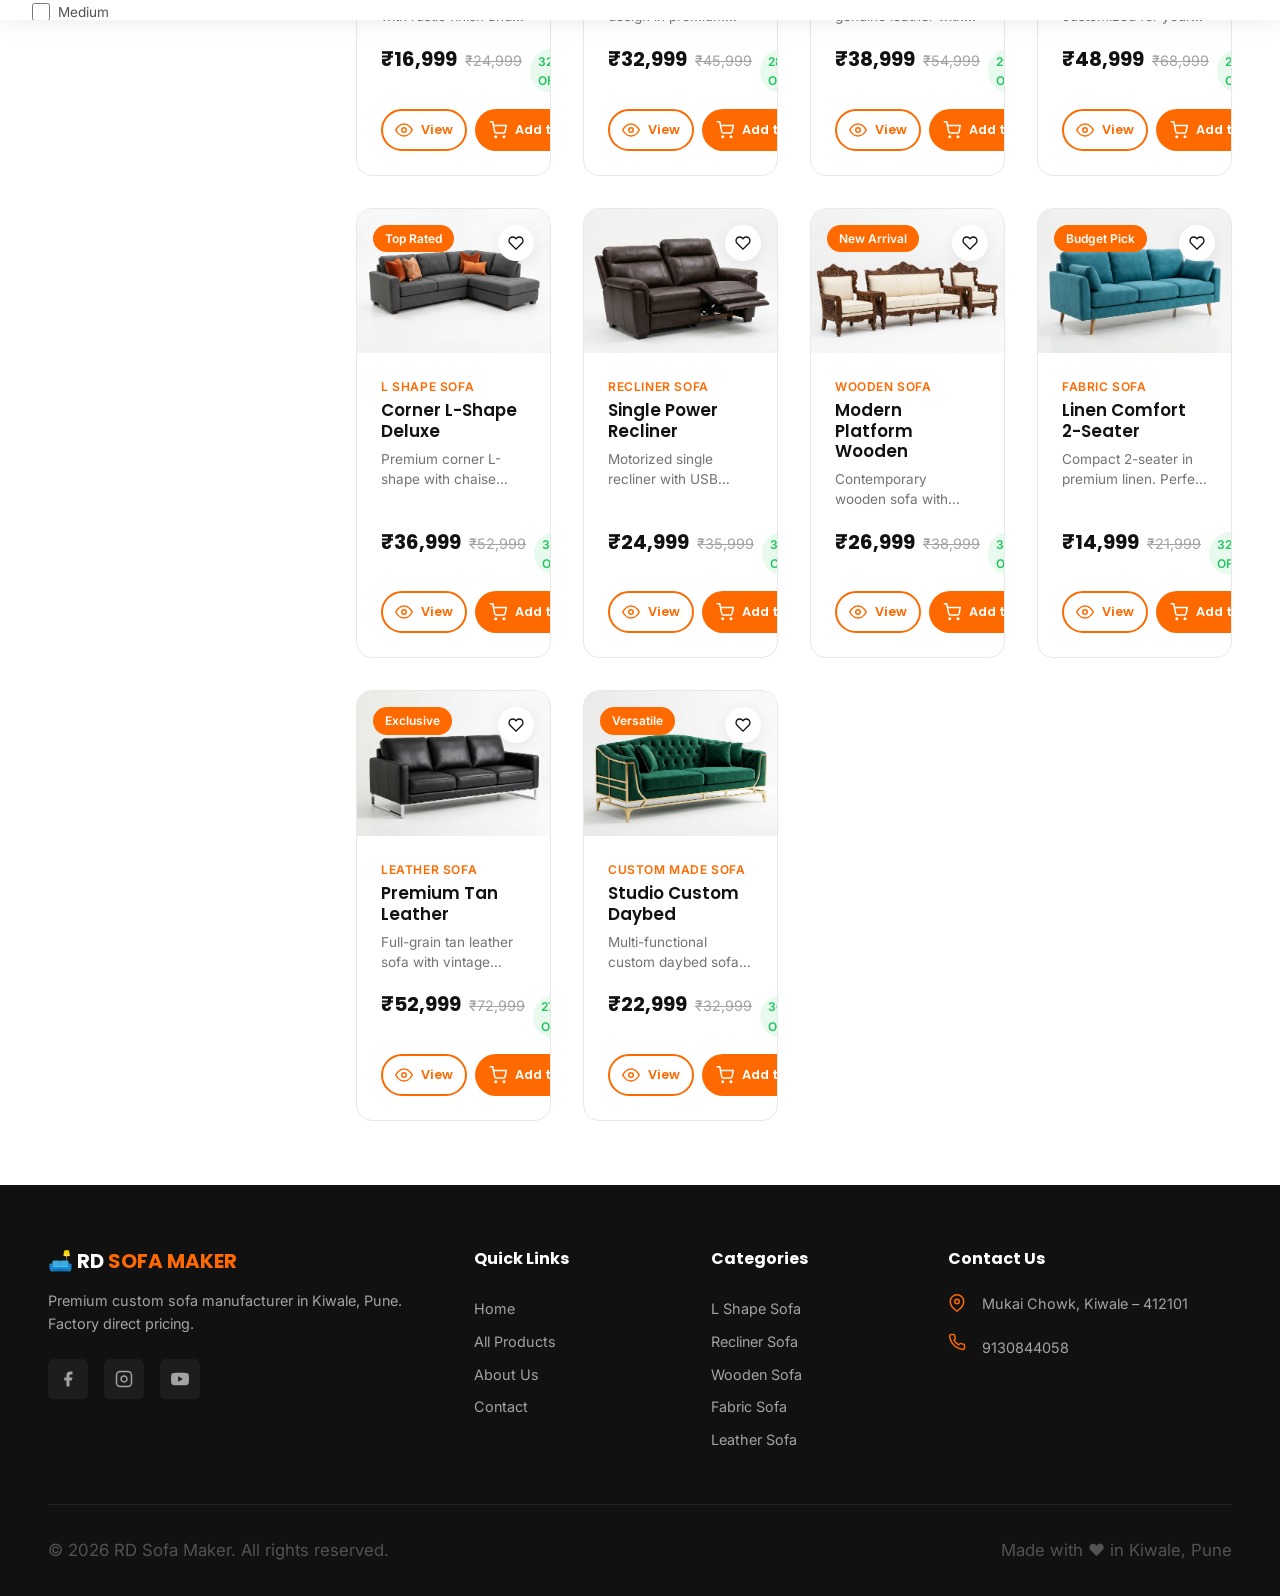
<file: RD SOFA MAKER/products.html>
<!DOCTYPE html>
<html lang="en">
<head>
  <meta charset="UTF-8">
  <meta name="viewport" content="width=device-width, initial-scale=1.0">
  <meta name="description" content="Browse premium sofas at RD Sofa Maker. Filter by category, material, size & price. L-Shape, Recliner, Wooden, Fabric, Leather & Custom Sofas. Factory direct pricing.">
  <meta name="keywords" content="Buy Sofa Online Kiwale, Sofa Shop Near Me, Custom Sofa Pune, Affordable Sofas Kiwale">
  <title>Products – RD Sofa Maker | Browse Custom Sofas</title>
  <link rel="stylesheet" href="styles.css">
  <link rel="icon" href="data:image/svg+xml,<svg xmlns='http://www.w3.org/2000/svg' viewBox='0 0 100 100'><text y='.9em' font-size='90'>🛋️</text></svg>">
</head>
<body data-page="products">

  <!-- NAVBAR -->
  <nav class="navbar" id="navbar">
    <div class="container">
      <a href="index.html" class="nav-brand">
        <div class="logo-icon">🛋️</div>
        <h2>RD <span>SOFA</span></h2>
      </a>
      <div class="nav-links" id="navLinks">
        <a href="index.html">Home</a>
        <a href="products.html" class="active">Products</a>
        <a href="about.html">About</a>
        <a href="contact.html">Contact</a>
        <a href="index.html#booking" class="nav-cta">Book Now</a>
      </div>
      <div class="nav-actions">
        <button class="nav-cart" onclick="openCartSidebar()" aria-label="Open cart">
          <svg viewBox="0 0 24 24" fill="none" stroke="currentColor" stroke-width="2"><circle cx="9" cy="21" r="1"/><circle cx="20" cy="21" r="1"/><path d="M1 1h4l2.68 13.39a2 2 0 0 0 2 1.61h9.72a2 2 0 0 0 2-1.61L23 6H6"/></svg>
          <span class="cart-count" data-count="0">0</span>
        </button>
        <div class="nav-toggle" id="navToggle">
          <span></span><span></span><span></span>
        </div>
      </div>
    </div>
  </nav>

  <!-- PAGE HEADER -->
  <section class="page-header">
    <div class="container">
      <h1>Our Products</h1>
      <p>Explore our complete collection of premium handcrafted sofas</p>
    </div>
  </section>

  <!-- PRODUCTS SECTION -->
  <section class="section">
    <div class="container">
      <div class="products-layout">
        <!-- DESKTOP SIDEBAR FILTERS -->
        <aside class="filter-sidebar">
          <h3 style="margin-bottom: 1.5rem; font-size: 1.1rem;">Filters</h3>
          
          <div class="filter-group">
            <h4>Category</h4>
            <label class="filter-option">
              <input type="checkbox" data-filter="category" value="L Shape Sofa"> L Shape Sofa
            </label>
            <label class="filter-option">
              <input type="checkbox" data-filter="category" value="Recliner Sofa"> Recliner Sofa
            </label>
            <label class="filter-option">
              <input type="checkbox" data-filter="category" value="Wooden Sofa"> Wooden Sofa
            </label>
            <label class="filter-option">
              <input type="checkbox" data-filter="category" value="Fabric Sofa"> Fabric Sofa
            </label>
            <label class="filter-option">
              <input type="checkbox" data-filter="category" value="Leather Sofa"> Leather Sofa
            </label>
            <label class="filter-option">
              <input type="checkbox" data-filter="category" value="Custom Made Sofa"> Custom Made
            </label>
          </div>

          <div class="filter-group">
            <h4>Material</h4>
            <label class="filter-option">
              <input type="checkbox" data-filter="material" value="Fabric"> Fabric
            </label>
            <label class="filter-option">
              <input type="checkbox" data-filter="material" value="Leather"> Leather
            </label>
            <label class="filter-option">
              <input type="checkbox" data-filter="material" value="Leatherette"> Leatherette
            </label>
            <label class="filter-option">
              <input type="checkbox" data-filter="material" value="Wood"> Wood
            </label>
          </div>

          <div class="filter-group">
            <h4>Size</h4>
            <label class="filter-option">
              <input type="checkbox" data-filter="size" value="Single"> Single
            </label>
            <label class="filter-option">
              <input type="checkbox" data-filter="size" value="Small"> Small
            </label>
            <label class="filter-option">
              <input type="checkbox" data-filter="size" value="Medium"> Medium
            </label>
            <label class="filter-option">
              <input type="checkbox" data-filter="size" value="Large"> Large
            </label>
            <label class="filter-option">
              <input type="checkbox" data-filter="size" value="Extra Large"> Extra Large
            </label>
            <label class="filter-option">
              <input type="checkbox" data-filter="size" value="Custom"> Custom
            </label>
          </div>

          <div class="filter-group">
            <h4>Price Range <span id="priceValue" style="color: var(--primary); font-weight: 600;">₹1,00,000</span></h4>
            <input type="range" id="priceRange" min="10000" max="100000" value="100000" step="5000" style="width: 100%; accent-color: var(--primary);">
            <div style="display: flex; justify-content: space-between; font-size: 0.75rem; color: var(--gray-400); margin-top: 0.25rem;">
              <span>₹10,000</span>
              <span>₹1,00,000</span>
            </div>
          </div>
        </aside>

        <!-- PRODUCTS GRID -->
        <div>
          <div style="display: flex; justify-content: space-between; align-items: center; margin-bottom: 1.5rem;">
            <span id="productCount" style="font-size: 0.9rem; color: var(--gray-500);">18 products</span>
          </div>
          <div class="products-grid" id="productsGrid">
            <!-- Rendered by JS -->
          </div>
        </div>
      </div>
    </div>
  </section>

  <!-- MOBILE FILTER BOTTOM SHEET -->
  <div class="filter-backdrop"></div>
  <div class="filter-bottomsheet">
    <div class="filter-bottomsheet-header">
      <h3>Filters</h3>
      <button class="close-filter-sheet" style="background: var(--gray-100); width: 36px; height: 36px; border-radius: 50%; display: flex; align-items: center; justify-content: center; cursor: pointer;">
        <svg viewBox="0 0 24 24" fill="none" stroke="currentColor" stroke-width="2" width="18" height="18"><line x1="18" y1="6" x2="6" y2="18"/><line x1="6" y1="6" x2="18" y2="18"/></svg>
      </button>
    </div>
    
    <div class="filter-group">
      <h4>Category</h4>
      <label class="filter-option"><input type="checkbox" data-filter="category" value="L Shape Sofa"> L Shape Sofa</label>
      <label class="filter-option"><input type="checkbox" data-filter="category" value="Recliner Sofa"> Recliner Sofa</label>
      <label class="filter-option"><input type="checkbox" data-filter="category" value="Wooden Sofa"> Wooden Sofa</label>
      <label class="filter-option"><input type="checkbox" data-filter="category" value="Fabric Sofa"> Fabric Sofa</label>
      <label class="filter-option"><input type="checkbox" data-filter="category" value="Leather Sofa"> Leather Sofa</label>
      <label class="filter-option"><input type="checkbox" data-filter="category" value="Custom Made Sofa"> Custom Made</label>
    </div>

    <div class="filter-group">
      <h4>Material</h4>
      <label class="filter-option"><input type="checkbox" data-filter="material" value="Fabric"> Fabric</label>
      <label class="filter-option"><input type="checkbox" data-filter="material" value="Leather"> Leather</label>
      <label class="filter-option"><input type="checkbox" data-filter="material" value="Leatherette"> Leatherette</label>
      <label class="filter-option"><input type="checkbox" data-filter="material" value="Wood"> Wood</label>
    </div>

    <div class="filter-group">
      <h4>Size</h4>
      <label class="filter-option"><input type="checkbox" data-filter="size" value="Single"> Single</label>
      <label class="filter-option"><input type="checkbox" data-filter="size" value="Small"> Small</label>
      <label class="filter-option"><input type="checkbox" data-filter="size" value="Medium"> Medium</label>
      <label class="filter-option"><input type="checkbox" data-filter="size" value="Large"> Large</label>
      <label class="filter-option"><input type="checkbox" data-filter="size" value="Extra Large"> Extra Large</label>
      <label class="filter-option"><input type="checkbox" data-filter="size" value="Custom"> Custom</label>
    </div>
  </div>

  <!-- MOBILE FILTER TOGGLE -->
  <button class="filter-toggle-btn" onclick="document.querySelector('.filter-bottomsheet').classList.add('active'); document.querySelector('.filter-backdrop').classList.add('active'); document.body.style.overflow='hidden';">
    <svg viewBox="0 0 24 24" fill="none" stroke="currentColor" stroke-width="2" width="18" height="18"><polygon points="22 3 2 3 10 12.46 10 19 14 21 14 12.46 22 3"/></svg>
    Filters
  </button>

  <!-- FOOTER -->
  <footer class="footer">
    <div class="container">
      <div class="footer-grid">
        <div class="footer-brand">
          <h3>🛋️ RD <span>SOFA MAKER</span></h3>
          <p>Premium custom sofa manufacturer in Kiwale, Pune. Factory direct pricing.</p>
          <div class="footer-social">
            <a href="#" aria-label="Facebook"><svg viewBox="0 0 24 24" fill="currentColor" width="18" height="18"><path d="M18 2h-3a5 5 0 00-5 5v3H7v4h3v8h4v-8h3l1-4h-4V7a1 1 0 011-1h3z"/></svg></a>
            <a href="#" aria-label="Instagram"><svg viewBox="0 0 24 24" fill="none" stroke="currentColor" stroke-width="2" width="18" height="18"><rect x="2" y="2" width="20" height="20" rx="5" ry="5"/><path d="M16 11.37A4 4 0 1112.63 8 4 4 0 0116 11.37z"/><line x1="17.5" y1="6.5" x2="17.51" y2="6.5"/></svg></a>
            <a href="#" aria-label="YouTube"><svg viewBox="0 0 24 24" fill="currentColor" width="18" height="18"><path d="M23.498 6.186a3.016 3.016 0 0 0-2.122-2.136C19.505 3.545 12 3.545 12 3.545s-7.505 0-9.377.505A3.017 3.017 0 0 0 .502 6.186C0 8.07 0 12 0 12s0 3.93.502 5.814a3.016 3.016 0 0 0 2.122 2.136c1.871.505 9.376.505 9.376.505s7.505 0 9.377-.505a3.015 3.015 0 0 0 2.122-2.136C24 15.93 24 12 24 12s0-3.93-.502-5.814zM9.545 15.568V8.432L15.818 12l-6.273 3.568z"/></svg></a>
          </div>
        </div>
        <div class="footer-list">
          <h4>Quick Links</h4>
          <a href="index.html">Home</a>
          <a href="products.html">All Products</a>
          <a href="about.html">About Us</a>
          <a href="contact.html">Contact</a>
        </div>
        <div class="footer-list">
          <h4>Categories</h4>
          <a href="products.html?category=L%20Shape%20Sofa">L Shape Sofa</a>
          <a href="products.html?category=Recliner%20Sofa">Recliner Sofa</a>
          <a href="products.html?category=Wooden%20Sofa">Wooden Sofa</a>
          <a href="products.html?category=Fabric%20Sofa">Fabric Sofa</a>
          <a href="products.html?category=Leather%20Sofa">Leather Sofa</a>
        </div>
        <div class="footer-list">
          <h4>Contact Us</h4>
          <div class="footer-contact-item">
            <svg viewBox="0 0 24 24" fill="none" stroke="currentColor" stroke-width="2"><path d="M21 10c0 7-9 13-9 13s-9-6-9-13a9 9 0 0 1 18 0z"/><circle cx="12" cy="10" r="3"/></svg>
            <span>Mukai Chowk, Kiwale – 412101</span>
          </div>
          <div class="footer-contact-item">
            <svg viewBox="0 0 24 24" fill="none" stroke="currentColor" stroke-width="2"><path d="M22 16.92v3a2 2 0 0 1-2.18 2 19.79 19.79 0 0 1-8.63-3.07 19.5 19.5 0 0 1-6-6 19.79 19.79 0 0 1-3.07-8.67A2 2 0 0 1 4.11 2h3a2 2 0 0 1 2 1.72c.12.8.29 1.58.52 2.33a2 2 0 0 1-.45 2.11L8.09 9.91a16 16 0 0 0 6 6l1.27-1.27a2 2 0 0 1 2.11-.45c.75.23 1.52.4 2.33.52A2 2 0 0 1 22 16.92z"/></svg>
            <span><a href="tel:9130844058">9130844058</a></span>
          </div>
        </div>
      </div>
      <div class="footer-bottom">
        <p>© 2026 RD Sofa Maker. All rights reserved.</p>
        <p>Made with ❤️ in Kiwale, Pune</p>
      </div>
    </div>
  </footer>

  <!-- FLOATING WHATSAPP -->
  <a href="https://wa.me/919130844058?text=Hi%21%20I%20want%20to%20know%20about%20your%20sofas." target="_blank" class="floating-whatsapp" aria-label="Chat on WhatsApp">
    <svg viewBox="0 0 24 24" fill="currentColor"><path d="M17.472 14.382c-.297-.149-1.758-.867-2.03-.967-.273-.099-.471-.148-.67.15-.197.297-.767.966-.94 1.164-.173.199-.347.223-.644.075-.297-.15-1.255-.463-2.39-1.475-.883-.788-1.48-1.761-1.653-2.059-.173-.297-.018-.458.13-.606.134-.133.298-.347.446-.52.149-.174.198-.298.298-.497.099-.198.05-.371-.025-.52-.075-.149-.669-1.612-.916-2.207-.242-.579-.487-.5-.669-.51-.173-.008-.371-.01-.57-.01-.198 0-.52.074-.792.372-.272.297-1.04 1.016-1.04 2.479 0 1.462 1.065 2.875 1.213 3.074.149.198 2.096 3.2 5.077 4.487.709.306 1.262.489 1.694.625.712.227 1.36.195 1.871.118.571-.085 1.758-.719 2.006-1.413.248-.694.248-1.289.173-1.413-.074-.124-.272-.198-.57-.347m-5.421 7.403h-.004a9.87 9.87 0 01-5.031-1.378l-.361-.214-3.741.982.998-3.648-.235-.374a9.86 9.86 0 01-1.51-5.26c.001-5.45 4.436-9.884 9.888-9.884 2.64 0 5.122 1.03 6.988 2.898a9.825 9.825 0 012.893 6.994c-.003 5.45-4.437 9.884-9.885 9.884m8.413-18.297A11.815 11.815 0 0012.05 0C5.495 0 .16 5.335.157 11.892c0 2.096.547 4.142 1.588 5.945L.057 24l6.305-1.654a11.882 11.882 0 005.683 1.448h.005c6.554 0 11.89-5.335 11.893-11.893a11.821 11.821 0 00-3.48-8.413z"/></svg>
  </a>

  <button class="scroll-top" aria-label="Scroll to top">
    <svg viewBox="0 0 24 24" fill="none" stroke="currentColor" stroke-width="2" width="20" height="20"><line x1="12" y1="19" x2="12" y2="5"/><polyline points="5 12 12 5 19 12"/></svg>
  </button>

  <script src="app.js"></script>
</body>
</html>
</file>
<file: RD SOFA MAKER/styles.css>
/* ═════════════════════════════════════════════
   RD SOFA MAKER – Complete Design System
   ═════════════════════════════════════════════ */

/* ── Google Fonts ── */
@import url('https://fonts.googleapis.com/css2?family=Poppins:wght@300;400;500;600;700;800;900&family=Inter:wght@300;400;500;600;700&display=swap');

/* ── CSS Custom Properties ── */
:root {
  /* Brand Colors */
  --primary: #ff6a00;
  --primary-dark: #e05500;
  --primary-light: #ff8c33;
  --primary-glow: rgba(255, 106, 0, 0.3);
  --primary-subtle: rgba(255, 106, 0, 0.08);
  
  /* Neutrals */
  --dark: #111111;
  --dark-secondary: #1a1a1a;
  --dark-tertiary: #222222;
  --white: #ffffff;
  --gray-50: #fafafa;
  --gray-100: #f5f5f5;
  --gray-200: #e8e8e8;
  --gray-300: #d4d4d4;
  --gray-400: #a3a3a3;
  --gray-500: #737373;
  --gray-600: #525252;
  --gray-700: #404040;
  
  /* Semantic */
  --success: #22c55e;
  --error: #ef4444;
  --warning: #f59e0b;
  --info: #3b82f6;
  
  /* Shadows */
  --shadow-sm: 0 1px 3px rgba(0,0,0,0.06);
  --shadow-md: 0 4px 16px rgba(0,0,0,0.08);
  --shadow-lg: 0 8px 32px rgba(0,0,0,0.12);
  --shadow-xl: 0 16px 48px rgba(0,0,0,0.16);
  --shadow-glow: 0 0 30px rgba(255, 106, 0, 0.15);
  
  /* Spacing */
  --space-xs: 0.25rem;
  --space-sm: 0.5rem;
  --space-md: 1rem;
  --space-lg: 1.5rem;
  --space-xl: 2rem;
  --space-2xl: 3rem;
  --space-3xl: 4rem;
  --space-4xl: 6rem;
  
  /* Radius */
  --radius-sm: 6px;
  --radius-md: 12px;
  --radius-lg: 16px;
  --radius-xl: 24px;
  --radius-full: 9999px;
  
  /* Transitions */
  --transition-fast: all 0.2s ease;
  --transition: all 0.3s ease;
  --transition-slow: all 0.5s ease;
  
  /* Typography */
  --font-heading: 'Poppins', sans-serif;
  --font-body: 'Inter', sans-serif;
  
  /* Layout */
  --container-max: 1280px;
  --navbar-height: 70px;
}

/* ── Reset & Base ── */
*, *::before, *::after {
  margin: 0;
  padding: 0;
  box-sizing: border-box;
}

html {
  scroll-behavior: smooth;
  font-size: 16px;
  -webkit-text-size-adjust: 100%;
}

body {
  font-family: var(--font-body);
  color: var(--dark);
  background: var(--white);
  line-height: 1.6;
  overflow-x: hidden;
  -webkit-font-smoothing: antialiased;
  -moz-osx-font-smoothing: grayscale;
}

img {
  max-width: 100%;
  height: auto;
  display: block;
}

a {
  text-decoration: none;
  color: inherit;
  transition: var(--transition-fast);
}

ul, ol {
  list-style: none;
}

button, input, textarea, select {
  font-family: inherit;
  font-size: inherit;
  border: none;
  outline: none;
  background: none;
}

button {
  cursor: pointer;
}

/* ── Typography ── */
h1, h2, h3, h4, h5, h6 {
  font-family: var(--font-heading);
  font-weight: 700;
  line-height: 1.2;
  color: var(--dark);
}

h1 { font-size: clamp(1.75rem, 5vw, 3.5rem); }
h2 { font-size: clamp(1.5rem, 4vw, 2.5rem); }
h3 { font-size: clamp(1.125rem, 3vw, 1.5rem); }
h4 { font-size: clamp(1rem, 2.5vw, 1.25rem); }

p {
  font-size: clamp(0.9rem, 2vw, 1.05rem);
  color: var(--gray-600);
}

.section-badge {
  display: inline-flex;
  align-items: center;
  gap: 0.5rem;
  background: var(--primary-subtle);
  color: var(--primary);
  padding: 0.4rem 1rem;
  border-radius: var(--radius-full);
  font-size: 0.85rem;
  font-weight: 600;
  font-family: var(--font-heading);
  text-transform: uppercase;
  letter-spacing: 0.05em;
  margin-bottom: var(--space-md);
}

.section-title {
  margin-bottom: var(--space-md);
}

.section-subtitle {
  max-width: 600px;
  margin: 0 auto var(--space-2xl);
  text-align: center;
}

/* ── Container ── */
.container {
  width: 100%;
  max-width: var(--container-max);
  margin: 0 auto;
  padding: 0 var(--space-lg);
}

/* ── Section ── */
.section {
  padding: var(--space-3xl) 0;
}

.section-alt {
  background: var(--gray-50);
}

.section-dark {
  background: var(--dark);
  color: var(--white);
}

.section-dark h2,
.section-dark h3,
.section-dark h4 {
  color: var(--white);
}

.section-dark p {
  color: var(--gray-300);
}

.text-center {
  text-align: center;
}

/* ═════════════════════════════════════════════
   NAVBAR
   ═════════════════════════════════════════════ */
.navbar {
  position: fixed;
  top: 0;
  left: 0;
  right: 0;
  z-index: 1000;
  background: rgba(17, 17, 17, 0.95);
  backdrop-filter: blur(12px);
  -webkit-backdrop-filter: blur(12px);
  border-bottom: 1px solid rgba(255, 255, 255, 0.05);
  height: var(--navbar-height);
  transition: var(--transition);
}

.navbar.scrolled {
  box-shadow: var(--shadow-lg);
  background: rgba(17, 17, 17, 0.98);
}

.navbar .container {
  display: flex;
  align-items: center;
  justify-content: space-between;
  height: 100%;
}

.nav-brand {
  display: flex;
  align-items: center;
  gap: 0.75rem;
}

.nav-brand .logo-icon {
  width: 40px;
  height: 40px;
  background: var(--primary);
  border-radius: var(--radius-sm);
  display: flex;
  align-items: center;
  justify-content: center;
  font-size: 1.25rem;
}

.nav-brand h2 {
  color: var(--white);
  font-size: 1.2rem;
  font-weight: 700;
  letter-spacing: -0.02em;
}

.nav-brand span {
  color: var(--primary);
}

.nav-links {
  display: flex;
  align-items: center;
  gap: 0.25rem;
}

.nav-links a {
  color: var(--gray-300);
  padding: 0.5rem 1rem;
  border-radius: var(--radius-sm);
  font-size: 0.9rem;
  font-weight: 500;
  transition: var(--transition-fast);
  position: relative;
}

.nav-links a:hover,
.nav-links a.active {
  color: var(--white);
  background: rgba(255, 255, 255, 0.05);
}

.nav-links a.active::after {
  content: '';
  position: absolute;
  bottom: 0;
  left: 50%;
  transform: translateX(-50%);
  width: 20px;
  height: 2px;
  background: var(--primary);
  border-radius: 2px;
}

.nav-actions {
  display: flex;
  align-items: center;
  gap: 0.75rem;
}

.nav-cart {
  position: relative;
  color: var(--white);
  padding: 0.5rem;
  border-radius: var(--radius-sm);
  transition: var(--transition-fast);
  display: flex;
  align-items: center;
  justify-content: center;
}

.nav-cart:hover {
  background: rgba(255, 255, 255, 0.1);
}

.nav-cart svg {
  width: 22px;
  height: 22px;
}

.cart-count {
  position: absolute;
  top: -2px;
  right: -2px;
  background: var(--primary);
  color: var(--white);
  font-size: 0.65rem;
  font-weight: 700;
  width: 18px;
  height: 18px;
  border-radius: 50%;
  display: flex;
  align-items: center;
  justify-content: center;
  border: 2px solid var(--dark);
}

.cart-count:empty,
.cart-count[data-count="0"] {
  display: none;
}

.nav-cta {
  background: var(--primary);
  color: var(--white) !important;
  padding: 0.5rem 1.25rem !important;
  border-radius: var(--radius-full) !important;
  font-weight: 600 !important;
  font-size: 0.85rem !important;
  transition: var(--transition) !important;
}

.nav-cta:hover {
  background: var(--primary-dark) !important;
  transform: translateY(-1px);
  box-shadow: var(--shadow-glow);
}

/* Hamburger */
.nav-toggle {
  display: none;
  flex-direction: column;
  justify-content: center;
  align-items: center;
  width: 40px;
  height: 40px;
  cursor: pointer;
  z-index: 1001;
  background: rgba(255, 255, 255, 0.1);
  border-radius: var(--radius-sm);
  gap: 5px;
  padding: 8px;
}

.nav-toggle span {
  display: block;
  width: 22px;
  height: 2px;
  background: var(--white);
  border-radius: 2px;
  transition: var(--transition);
}

.nav-toggle.active span:nth-child(1) {
  transform: rotate(45deg) translate(5px, 5px);
}

.nav-toggle.active span:nth-child(2) {
  opacity: 0;
}

.nav-toggle.active span:nth-child(3) {
  transform: rotate(-45deg) translate(5px, -5px);
}

/* ═════════════════════════════════════════════
   BUTTONS
   ═════════════════════════════════════════════ */
.btn {
  display: inline-flex;
  align-items: center;
  justify-content: center;
  gap: 0.5rem;
  padding: 0.75rem 1.5rem;
  border-radius: var(--radius-full);
  font-family: var(--font-heading);
  font-weight: 600;
  font-size: 0.9rem;
  transition: var(--transition);
  cursor: pointer;
  border: 2px solid transparent;
  white-space: nowrap;
  min-height: 48px;
}

.btn svg {
  width: 18px;
  height: 18px;
}

.btn-primary {
  background: var(--primary);
  color: var(--white);
}

.btn-primary:hover {
  background: var(--primary-dark);
  transform: translateY(-2px);
  box-shadow: var(--shadow-glow);
}

.btn-secondary {
  background: var(--dark);
  color: var(--white);
}

.btn-secondary:hover {
  background: var(--dark-secondary);
  transform: translateY(-2px);
  box-shadow: var(--shadow-lg);
}

.btn-outline {
  background: transparent;
  border-color: var(--primary);
  color: var(--primary);
}

.btn-outline:hover {
  background: var(--primary);
  color: var(--white);
  transform: translateY(-2px);
}

.btn-outline-white {
  background: transparent;
  border-color: var(--white);
  color: var(--white);
}

.btn-outline-white:hover {
  background: var(--white);
  color: var(--dark);
  transform: translateY(-2px);
}

.btn-whatsapp {
  background: #25d366;
  color: var(--white);
}

.btn-whatsapp:hover {
  background: #1fbc5a;
  transform: translateY(-2px);
  box-shadow: 0 8px 24px rgba(37, 211, 102, 0.3);
}

.btn-call {
  background: var(--info);
  color: var(--white);
}

.btn-call:hover {
  background: #2563eb;
  transform: translateY(-2px);
}

.btn-sm {
  padding: 0.5rem 1rem;
  font-size: 0.8rem;
  min-height: 38px;
}

.btn-lg {
  padding: 1rem 2rem;
  font-size: 1rem;
  min-height: 56px;
}

.btn-block {
  width: 100%;
}

.btn-group {
  display: flex;
  flex-wrap: wrap;
  gap: var(--space-md);
}

/* ═════════════════════════════════════════════
   HERO SECTION
   ═════════════════════════════════════════════ */
.hero {
  position: relative;
  min-height: 100vh;
  display: flex;
  align-items: center;
  overflow: hidden;
  background: var(--dark);
  padding-top: var(--navbar-height);
}

.hero-bg {
  position: absolute;
  inset: 0;
  z-index: 1;
}

.hero-bg img {
  width: 100%;
  height: 100%;
  object-fit: cover;
  opacity: 0.35;
}

.hero-bg::after {
  content: '';
  position: absolute;
  inset: 0;
  background: linear-gradient(
    135deg,
    rgba(17, 17, 17, 0.9) 0%,
    rgba(17, 17, 17, 0.6) 50%,
    rgba(255, 106, 0, 0.15) 100%
  );
}

.hero-content {
  position: relative;
  z-index: 2;
  padding: var(--space-3xl) 0;
}

.hero-badge {
  display: inline-flex;
  align-items: center;
  gap: 0.5rem;
  background: rgba(255, 106, 0, 0.15);
  border: 1px solid rgba(255, 106, 0, 0.3);
  color: var(--primary-light);
  padding: 0.5rem 1.25rem;
  border-radius: var(--radius-full);
  font-size: 0.85rem;
  font-weight: 500;
  margin-bottom: var(--space-xl);
  backdrop-filter: blur(10px);
}

.hero h1 {
  color: var(--white);
  font-weight: 800;
  max-width: 700px;
  margin-bottom: var(--space-lg);
  line-height: 1.15;
}

.hero h1 .highlight {
  color: var(--primary);
  position: relative;
}

.hero-text {
  color: var(--gray-300);
  font-size: clamp(1rem, 2.5vw, 1.2rem);
  max-width: 550px;
  margin-bottom: var(--space-2xl);
  line-height: 1.7;
}

.hero-buttons {
  display: flex;
  flex-wrap: wrap;
  gap: var(--space-md);
}

.hero-stats {
  display: flex;
  gap: var(--space-2xl);
  margin-top: var(--space-3xl);
  padding-top: var(--space-2xl);
  border-top: 1px solid rgba(255, 255, 255, 0.1);
}

.hero-stat h3 {
  color: var(--primary);
  font-size: 2rem;
  font-weight: 800;
}

.hero-stat p {
  color: var(--gray-400);
  font-size: 0.85rem;
  margin-top: 0.25rem;
}

/* ═════════════════════════════════════════════
   CATEGORY SECTION
   ═════════════════════════════════════════════ */
.category-grid {
  display: grid;
  grid-template-columns: repeat(2, 1fr);
  gap: var(--space-lg);
}

.category-card {
  position: relative;
  border-radius: var(--radius-lg);
  overflow: hidden;
  aspect-ratio: 4/3;
  cursor: pointer;
  transition: var(--transition);
}

.category-card:hover {
  transform: translateY(-4px);
  box-shadow: var(--shadow-xl);
}

.category-card img {
  width: 100%;
  height: 100%;
  object-fit: cover;
  transition: var(--transition-slow);
}

.category-card:hover img {
  transform: scale(1.08);
}

.category-card .overlay {
  position: absolute;
  inset: 0;
  background: linear-gradient(to top, rgba(17,17,17,0.85) 0%, transparent 60%);
  display: flex;
  align-items: flex-end;
  padding: var(--space-lg);
}

.category-card h3 {
  color: var(--white);
  font-size: 1rem;
  font-weight: 600;
}

.category-card .arrow {
  position: absolute;
  top: var(--space-md);
  right: var(--space-md);
  width: 36px;
  height: 36px;
  border-radius: 50%;
  background: rgba(255, 255, 255, 0.15);
  backdrop-filter: blur(8px);
  display: flex;
  align-items: center;
  justify-content: center;
  color: var(--white);
  opacity: 0;
  transform: translateY(8px);
  transition: var(--transition);
}

.category-card:hover .arrow {
  opacity: 1;
  transform: translateY(0);
}

.category-card .arrow svg {
  width: 16px;
  height: 16px;
}

/* ═════════════════════════════════════════════
   PRODUCT CARDS
   ═════════════════════════════════════════════ */
.products-grid {
  display: grid;
  grid-template-columns: repeat(1, 1fr);
  gap: var(--space-xl);
}

.product-card {
  background: var(--white);
  border-radius: var(--radius-lg);
  overflow: hidden;
  border: 1px solid var(--gray-200);
  transition: var(--transition);
  display: flex;
  flex-direction: column;
}

.product-card:hover {
  border-color: var(--primary);
  box-shadow: var(--shadow-lg);
  transform: translateY(-4px);
}

.product-card-image {
  position: relative;
  aspect-ratio: 4/3;
  overflow: hidden;
  background: var(--gray-100);
}

.product-card-image img {
  width: 100%;
  height: 100%;
  object-fit: cover;
  transition: var(--transition-slow);
}

.product-card:hover .product-card-image img {
  transform: scale(1.05);
}

.product-badge {
  position: absolute;
  top: var(--space-md);
  left: var(--space-md);
  background: var(--primary);
  color: var(--white);
  padding: 0.25rem 0.75rem;
  border-radius: var(--radius-full);
  font-size: 0.75rem;
  font-weight: 600;
}

.product-wishlist {
  position: absolute;
  top: var(--space-md);
  right: var(--space-md);
  width: 36px;
  height: 36px;
  border-radius: 50%;
  background: var(--white);
  display: flex;
  align-items: center;
  justify-content: center;
  box-shadow: var(--shadow-md);
  cursor: pointer;
  transition: var(--transition-fast);
}

.product-wishlist:hover {
  background: var(--primary);
  color: var(--white);
}

.product-wishlist svg {
  width: 16px;
  height: 16px;
}

.product-card-body {
  padding: var(--space-lg);
  display: flex;
  flex-direction: column;
  flex: 1;
}

.product-category {
  font-size: 0.75rem;
  font-weight: 600;
  color: var(--primary);
  text-transform: uppercase;
  letter-spacing: 0.05em;
  margin-bottom: 0.25rem;
}

.product-card-body h3 {
  font-size: 1.05rem;
  margin-bottom: 0.5rem;
  font-weight: 600;
}

.product-card-body .description {
  font-size: 0.85rem;
  color: var(--gray-500);
  margin-bottom: var(--space-md);
  line-height: 1.5;
  display: -webkit-box;
  -webkit-line-clamp: 2;
  -webkit-box-orient: vertical;
  overflow: hidden;
}

.product-price {
  display: flex;
  align-items: baseline;
  gap: 0.5rem;
  margin-bottom: var(--space-md);
  margin-top: auto;
}

.product-price .current {
  font-size: 1.25rem;
  font-weight: 700;
  color: var(--dark);
  font-family: var(--font-heading);
}

.product-price .original {
  font-size: 0.9rem;
  color: var(--gray-400);
  text-decoration: line-through;
}

.product-price .discount {
  font-size: 0.75rem;
  color: var(--success);
  font-weight: 600;
  background: rgba(34, 197, 94, 0.1);
  padding: 0.15rem 0.5rem;
  border-radius: var(--radius-full);
}

.product-card-actions {
  display: flex;
  gap: 0.5rem;
}

.product-card-actions .btn {
  flex: 1;
  font-size: 0.8rem;
  padding: 0.6rem 0.75rem;
  min-height: 42px;
}

/* ═════════════════════════════════════════════
   WHY CHOOSE US
   ═════════════════════════════════════════════ */
.features-grid {
  display: grid;
  grid-template-columns: 1fr;
  gap: var(--space-lg);
}

.feature-card {
  display: flex;
  align-items: flex-start;
  gap: var(--space-lg);
  padding: var(--space-xl);
  background: var(--white);
  border-radius: var(--radius-lg);
  border: 1px solid var(--gray-200);
  transition: var(--transition);
}

.feature-card:hover {
  border-color: var(--primary);
  box-shadow: var(--shadow-md);
  transform: translateY(-2px);
}

.feature-icon {
  flex-shrink: 0;
  width: 56px;
  height: 56px;
  border-radius: var(--radius-md);
  background: var(--primary-subtle);
  display: flex;
  align-items: center;
  justify-content: center;
  color: var(--primary);
  transition: var(--transition);
}

.feature-card:hover .feature-icon {
  background: var(--primary);
  color: var(--white);
}

.feature-icon svg {
  width: 24px;
  height: 24px;
}

.feature-text h4 {
  font-size: 1rem;
  margin-bottom: 0.25rem;
}

.feature-text p {
  font-size: 0.85rem;
  color: var(--gray-500);
}

/* ═════════════════════════════════════════════
   GALLERY
   ═════════════════════════════════════════════ */
.gallery-grid {
  display: grid;
  grid-template-columns: repeat(2, 1fr);
  gap: var(--space-md);
}

.gallery-item {
  border-radius: var(--radius-md);
  overflow: hidden;
  cursor: pointer;
  position: relative;
  aspect-ratio: 1;
}

.gallery-item img {
  width: 100%;
  height: 100%;
  object-fit: cover;
  transition: var(--transition-slow);
}

.gallery-item:hover img {
  transform: scale(1.1);
}

.gallery-item .gallery-overlay {
  position: absolute;
  inset: 0;
  background: rgba(17, 17, 17, 0.5);
  display: flex;
  align-items: center;
  justify-content: center;
  opacity: 0;
  transition: var(--transition);
}

.gallery-item:hover .gallery-overlay {
  opacity: 1;
}

.gallery-overlay svg {
  color: var(--white);
  width: 32px;
  height: 32px;
}

/* Lightbox */
.lightbox {
  position: fixed;
  inset: 0;
  z-index: 2000;
  background: rgba(0, 0, 0, 0.95);
  display: flex;
  align-items: center;
  justify-content: center;
  opacity: 0;
  visibility: hidden;
  transition: var(--transition);
  padding: var(--space-xl);
}

.lightbox.active {
  opacity: 1;
  visibility: visible;
}

.lightbox img {
  max-width: 90%;
  max-height: 85vh;
  object-fit: contain;
  border-radius: var(--radius-md);
}

.lightbox-close {
  position: absolute;
  top: var(--space-xl);
  right: var(--space-xl);
  width: 44px;
  height: 44px;
  border-radius: 50%;
  background: rgba(255, 255, 255, 0.1);
  color: var(--white);
  display: flex;
  align-items: center;
  justify-content: center;
  cursor: pointer;
  transition: var(--transition-fast);
}

.lightbox-close:hover {
  background: rgba(255, 255, 255, 0.2);
}

.lightbox-nav {
  position: absolute;
  top: 50%;
  transform: translateY(-50%);
  width: 48px;
  height: 48px;
  border-radius: 50%;
  background: rgba(255, 255, 255, 0.1);
  color: var(--white);
  display: flex;
  align-items: center;
  justify-content: center;
  cursor: pointer;
  transition: var(--transition-fast);
}

.lightbox-nav:hover {
  background: rgba(255, 255, 255, 0.2);
}

.lightbox-prev { left: var(--space-xl); }
.lightbox-next { right: var(--space-xl); }

/* ═════════════════════════════════════════════
   TESTIMONIALS
   ═════════════════════════════════════════════ */
.testimonials-wrapper {
  position: relative;
  overflow: hidden;
}

.testimonials-track {
  display: flex;
  gap: var(--space-lg);
  transition: transform 0.5s ease;
}

.testimonial-card {
  min-width: 100%;
  background: var(--white);
  border-radius: var(--radius-lg);
  padding: var(--space-xl);
  border: 1px solid var(--gray-200);
}

.testimonial-stars {
  display: flex;
  gap: 0.25rem;
  margin-bottom: var(--space-md);
  color: var(--warning);
}

.testimonial-stars svg {
  width: 18px;
  height: 18px;
  fill: var(--warning);
}

.testimonial-text {
  font-size: 0.95rem;
  color: var(--gray-600);
  line-height: 1.7;
  margin-bottom: var(--space-lg);
  font-style: italic;
}

.testimonial-author {
  display: flex;
  align-items: center;
  gap: var(--space-md);
}

.testimonial-avatar {
  width: 48px;
  height: 48px;
  border-radius: 50%;
  background: var(--primary-subtle);
  display: flex;
  align-items: center;
  justify-content: center;
  font-weight: 700;
  color: var(--primary);
  font-family: var(--font-heading);
  font-size: 1.1rem;
}

.testimonial-info h4 {
  font-size: 0.9rem;
  font-weight: 600;
}

.testimonial-info p {
  font-size: 0.8rem;
  color: var(--gray-400);
}

.testimonial-dots {
  display: flex;
  justify-content: center;
  gap: 0.5rem;
  margin-top: var(--space-xl);
}

.testimonial-dot {
  width: 10px;
  height: 10px;
  border-radius: 50%;
  background: var(--gray-300);
  cursor: pointer;
  transition: var(--transition-fast);
}

.testimonial-dot.active {
  background: var(--primary);
  width: 28px;
  border-radius: 5px;
}

/* ═════════════════════════════════════════════
   BOOKING FORM
   ═════════════════════════════════════════════ */
.booking-section {
  background: linear-gradient(135deg, var(--dark) 0%, var(--dark-secondary) 100%);
}

.booking-grid {
  display: grid;
  grid-template-columns: 1fr;
  gap: var(--space-2xl);
  align-items: start;
}

.booking-info h2 {
  color: var(--white);
  margin-bottom: var(--space-md);
}

.booking-info p {
  color: var(--gray-400);
  margin-bottom: var(--space-xl);
}

.booking-features {
  display: flex;
  flex-direction: column;
  gap: var(--space-md);
}

.booking-feature {
  display: flex;
  align-items: center;
  gap: var(--space-md);
  color: var(--gray-300);
}

.booking-feature svg {
  width: 20px;
  height: 20px;
  color: var(--primary);
  flex-shrink: 0;
}

.booking-form {
  background: rgba(255, 255, 255, 0.05);
  border: 1px solid rgba(255, 255, 255, 0.1);
  border-radius: var(--radius-xl);
  padding: var(--space-xl);
  backdrop-filter: blur(10px);
}

.form-group {
  margin-bottom: var(--space-lg);
}

.form-group label {
  display: block;
  font-size: 0.85rem;
  font-weight: 500;
  color: var(--gray-300);
  margin-bottom: 0.5rem;
}

.form-control {
  width: 100%;
  padding: 0.75rem 1rem;
  background: rgba(255, 255, 255, 0.08);
  border: 1px solid rgba(255, 255, 255, 0.15);
  border-radius: var(--radius-md);
  color: var(--white);
  font-size: 0.9rem;
  transition: var(--transition-fast);
}

.form-control::placeholder {
  color: var(--gray-500);
}

.form-control:focus {
  border-color: var(--primary);
  background: rgba(255, 255, 255, 0.12);
  box-shadow: 0 0 0 3px var(--primary-glow);
}

.form-control option {
  background: var(--dark);
  color: var(--white);
}

textarea.form-control {
  min-height: 100px;
  resize: vertical;
}

.form-row {
  display: grid;
  grid-template-columns: 1fr;
  gap: var(--space-lg);
}

/* Light form variant */
.form-light .form-control {
  background: var(--white);
  border: 1px solid var(--gray-200);
  color: var(--dark);
}

.form-light .form-control:focus {
  border-color: var(--primary);
  box-shadow: 0 0 0 3px var(--primary-glow);
}

.form-light label {
  color: var(--dark);
}

/* ═════════════════════════════════════════════
   FOOTER
   ═════════════════════════════════════════════ */
.footer {
  background: var(--dark);
  color: var(--gray-400);
  padding: var(--space-3xl) 0 var(--space-xl);
}

.footer-grid {
  display: grid;
  grid-template-columns: 1fr;
  gap: var(--space-2xl);
  margin-bottom: var(--space-2xl);
}

.footer-brand h3 {
  color: var(--white);
  font-size: 1.25rem;
  margin-bottom: var(--space-md);
}

.footer-brand h3 span {
  color: var(--primary);
}

.footer-brand p {
  font-size: 0.9rem;
  line-height: 1.6;
  color: var(--gray-400);
  margin-bottom: var(--space-lg);
}

.footer-social {
  display: flex;
  gap: var(--space-md);
}

.footer-social a {
  width: 40px;
  height: 40px;
  border-radius: var(--radius-sm);
  background: rgba(255, 255, 255, 0.05);
  display: flex;
  align-items: center;
  justify-content: center;
  color: var(--gray-400);
  transition: var(--transition-fast);
}

.footer-social a:hover {
  background: var(--primary);
  color: var(--white);
}

.footer-list h4 {
  color: var(--white);
  font-size: 1rem;
  margin-bottom: var(--space-lg);
}

.footer-list a {
  display: block;
  padding: 0.3rem 0;
  font-size: 0.9rem;
  color: var(--gray-400);
  transition: var(--transition-fast);
}

.footer-list a:hover {
  color: var(--primary);
  padding-left: 0.5rem;
}

.footer-contact-item {
  display: flex;
  align-items: start;
  gap: var(--space-md);
  margin-bottom: var(--space-md);
  font-size: 0.9rem;
}

.footer-contact-item svg {
  width: 18px;
  height: 18px;
  color: var(--primary);
  flex-shrink: 0;
  margin-top: 2px;
}

.footer-bottom {
  padding-top: var(--space-xl);
  border-top: 1px solid rgba(255, 255, 255, 0.08);
  display: flex;
  flex-direction: column;
  align-items: center;
  gap: var(--space-md);
  font-size: 0.85rem;
}

.footer-bottom a {
  color: var(--primary);
}

/* ═════════════════════════════════════════════
   FLOATING WHATSAPP
   ═════════════════════════════════════════════ */
.floating-whatsapp {
  position: fixed;
  bottom: var(--space-xl);
  right: var(--space-xl);
  z-index: 999;
  width: 56px;
  height: 56px;
  border-radius: 50%;
  background: #25d366;
  display: flex;
  align-items: center;
  justify-content: center;
  color: var(--white);
  box-shadow: 0 4px 24px rgba(37, 211, 102, 0.4);
  transition: var(--transition);
  animation: whatsapp-pulse 2s infinite;
}

.floating-whatsapp:hover {
  transform: scale(1.1);
  box-shadow: 0 6px 32px rgba(37, 211, 102, 0.5);
}

.floating-whatsapp svg {
  width: 28px;
  height: 28px;
}

@keyframes whatsapp-pulse {
  0%, 100% { box-shadow: 0 4px 24px rgba(37, 211, 102, 0.4); }
  50% { box-shadow: 0 4px 36px rgba(37, 211, 102, 0.6); }
}

/* ═════════════════════════════════════════════
   PRODUCT FILTERS (Products Page)
   ═════════════════════════════════════════════ */
.products-layout {
  display: grid;
  grid-template-columns: 1fr;
  gap: var(--space-2xl);
}

.filter-sidebar {
  display: none;
  background: var(--white);
  border-radius: var(--radius-lg);
  padding: var(--space-xl);
  border: 1px solid var(--gray-200);
  position: sticky;
  top: calc(var(--navbar-height) + var(--space-xl));
  height: fit-content;
}

.filter-group {
  margin-bottom: var(--space-xl);
}

.filter-group h4 {
  font-size: 0.9rem;
  margin-bottom: var(--space-md);
  display: flex;
  align-items: center;
  justify-content: space-between;
}

.filter-option {
  display: flex;
  align-items: center;
  gap: 0.5rem;
  padding: 0.4rem 0;
  cursor: pointer;
  font-size: 0.85rem;
  color: var(--gray-600);
  transition: var(--transition-fast);
}

.filter-option:hover {
  color: var(--primary);
}

.filter-option input[type="checkbox"] {
  width: 18px;
  height: 18px;
  accent-color: var(--primary);
}

.filter-option input[type="range"] {
  width: 100%;
  accent-color: var(--primary);
}

.filter-toggle-btn {
  display: flex;
  position: fixed;
  bottom: var(--space-xl);
  left: 50%;
  transform: translateX(-50%);
  z-index: 100;
  background: var(--dark);
  color: var(--white);
  padding: 0.75rem 1.5rem;
  border-radius: var(--radius-full);
  font-weight: 600;
  font-size: 0.85rem;
  box-shadow: var(--shadow-xl);
  gap: 0.5rem;
  align-items: center;
}

/* Filter bottom sheet (mobile) */
.filter-bottomsheet {
  position: fixed;
  bottom: 0;
  left: 0;
  right: 0;
  z-index: 1500;
  background: var(--white);
  border-radius: var(--radius-xl) var(--radius-xl) 0 0;
  padding: var(--space-xl);
  transform: translateY(100%);
  transition: var(--transition);
  max-height: 80vh;
  overflow-y: auto;
  box-shadow: 0 -8px 32px rgba(0,0,0,0.15);
}

.filter-bottomsheet.active {
  transform: translateY(0);
}

.filter-backdrop {
  position: fixed;
  inset: 0;
  background: rgba(0,0,0,0.5);
  z-index: 1499;
  opacity: 0;
  visibility: hidden;
  transition: var(--transition);
}

.filter-backdrop.active {
  opacity: 1;
  visibility: visible;
}

.filter-bottomsheet-header {
  display: flex;
  justify-content: space-between;
  align-items: center;
  margin-bottom: var(--space-xl);
  padding-bottom: var(--space-md);
  border-bottom: 1px solid var(--gray-200);
}

.filter-bottomsheet-header h3 {
  font-size: 1.1rem;
}

/* ═════════════════════════════════════════════
   PRODUCT DETAIL MODAL
   ═════════════════════════════════════════════ */
.product-modal {
  position: fixed;
  inset: 0;
  z-index: 2000;
  background: rgba(0,0,0,0.6);
  display: flex;
  align-items: center;
  justify-content: center;
  padding: var(--space-lg);
  opacity: 0;
  visibility: hidden;
  transition: var(--transition);
}

.product-modal.active {
  opacity: 1;
  visibility: visible;
}

.product-modal-content {
  background: var(--white);
  border-radius: var(--radius-xl);
  max-width: 900px;
  width: 100%;
  max-height: 90vh;
  overflow-y: auto;
  display: grid;
  grid-template-columns: 1fr;
}

.modal-image {
  aspect-ratio: 4/3;
  overflow: hidden;
  background: var(--gray-100);
}

.modal-image img {
  width: 100%;
  height: 100%;
  object-fit: cover;
}

.modal-body {
  padding: var(--space-xl);
}

.modal-close {
  position: absolute;
  top: var(--space-md);
  right: var(--space-md);
  width: 40px;
  height: 40px;
  border-radius: 50%;
  background: var(--white);
  display: flex;
  align-items: center;
  justify-content: center;
  cursor: pointer;
  box-shadow: var(--shadow-md);
  z-index: 10;
}

/* ═════════════════════════════════════════════
   CART SIDEBAR/FULLSCREEN
   ═════════════════════════════════════════════ */
.cart-overlay {
  position: fixed;
  inset: 0;
  background: rgba(0,0,0,0.5);
  z-index: 1999;
  opacity: 0;
  visibility: hidden;
  transition: var(--transition);
}

.cart-overlay.active {
  opacity: 1;
  visibility: visible;
}

.cart-sidebar {
  position: fixed;
  top: 0;
  right: 0;
  width: 100%;
  height: 100%;
  background: var(--white);
  z-index: 2000;
  transform: translateX(100%);
  transition: var(--transition);
  display: flex;
  flex-direction: column;
}

.cart-sidebar.active {
  transform: translateX(0);
}

.cart-header {
  display: flex;
  align-items: center;
  justify-content: space-between;
  padding: var(--space-lg);
  border-bottom: 1px solid var(--gray-200);
}

.cart-header h3 {
  font-size: 1.1rem;
}

.cart-close {
  width: 40px;
  height: 40px;
  border-radius: 50%;
  background: var(--gray-100);
  display: flex;
  align-items: center;
  justify-content: center;
  cursor: pointer;
}

.cart-items {
  flex: 1;
  overflow-y: auto;
  padding: var(--space-lg);
}

.cart-item {
  display: flex;
  gap: var(--space-md);
  padding: var(--space-md) 0;
  border-bottom: 1px solid var(--gray-100);
}

.cart-item-image {
  width: 80px;
  height: 80px;
  border-radius: var(--radius-md);
  overflow: hidden;
  flex-shrink: 0;
  background: var(--gray-100);
}

.cart-item-image img {
  width: 100%;
  height: 100%;
  object-fit: cover;
}

.cart-item-details {
  flex: 1;
}

.cart-item-details h4 {
  font-size: 0.9rem;
  margin-bottom: 0.25rem;
}

.cart-item-details .price {
  color: var(--primary);
  font-weight: 600;
  font-size: 0.9rem;
}

.cart-qty {
  display: flex;
  align-items: center;
  gap: 0.5rem;
  margin-top: 0.5rem;
}

.cart-qty button {
  width: 28px;
  height: 28px;
  border-radius: var(--radius-sm);
  background: var(--gray-100);
  display: flex;
  align-items: center;
  justify-content: center;
  font-size: 0.9rem;
  font-weight: 600;
  transition: var(--transition-fast);
}

.cart-qty button:hover {
  background: var(--primary);
  color: var(--white);
}

.cart-qty span {
  font-weight: 600;
  min-width: 24px;
  text-align: center;
}

.cart-remove {
  color: var(--gray-400);
  cursor: pointer;
  transition: var(--transition-fast);
  align-self: flex-start;
}

.cart-remove:hover {
  color: var(--error);
}

.cart-footer {
  padding: var(--space-lg);
  border-top: 1px solid var(--gray-200);
  background: var(--gray-50);
}

.cart-total {
  display: flex;
  justify-content: space-between;
  align-items: center;
  margin-bottom: var(--space-lg);
}

.cart-total h4 {
  font-size: 1rem;
}

.cart-total .total-price {
  font-size: 1.25rem;
  font-weight: 700;
  color: var(--primary);
  font-family: var(--font-heading);
}

.cart-empty {
  display: flex;
  flex-direction: column;
  align-items: center;
  justify-content: center;
  height: 100%;
  text-align: center;
  color: var(--gray-400);
  padding: var(--space-2xl);
}

.cart-empty svg {
  width: 64px;
  height: 64px;
  margin-bottom: var(--space-lg);
  color: var(--gray-300);
}

.cart-empty h3 {
  color: var(--gray-500);
  margin-bottom: 0.5rem;
}

/* ═════════════════════════════════════════════
   ABOUT PAGE
   ═════════════════════════════════════════════ */
.page-header {
  background: var(--dark);
  padding: calc(var(--navbar-height) + var(--space-3xl)) 0 var(--space-3xl);
  text-align: center;
}

.page-header h1 {
  color: var(--white);
}

.page-header p {
  color: var(--gray-400);
  max-width: 500px;
  margin: var(--space-md) auto 0;
}

.about-content {
  display: grid;
  grid-template-columns: 1fr;
  gap: var(--space-2xl);
  align-items: center;
}

.about-text h2 {
  margin-bottom: var(--space-md);
}

.about-text p {
  margin-bottom: var(--space-md);
  line-height: 1.8;
}

.owners-grid {
  display: grid;
  grid-template-columns: 1fr;
  gap: var(--space-lg);
}

.owner-card {
  background: var(--white);
  border-radius: var(--radius-lg);
  padding: var(--space-xl);
  text-align: center;
  border: 1px solid var(--gray-200);
  transition: var(--transition);
}

.owner-card:hover {
  border-color: var(--primary);
  box-shadow: var(--shadow-md);
}

.owner-avatar {
  width: 80px;
  height: 80px;
  border-radius: 50%;
  background: var(--primary-subtle);
  display: flex;
  align-items: center;
  justify-content: center;
  margin: 0 auto var(--space-md);
  font-size: 1.5rem;
  font-weight: 700;
  color: var(--primary);
  font-family: var(--font-heading);
}

.owner-card h3 {
  font-size: 1.1rem;
  margin-bottom: 0.25rem;
}

.owner-card p {
  font-size: 0.85rem;
  color: var(--gray-500);
}

/* ═════════════════════════════════════════════
   CONTACT PAGE
   ═════════════════════════════════════════════ */
.contact-grid {
  display: grid;
  grid-template-columns: 1fr;
  gap: var(--space-2xl);
}

.contact-info-card {
  display: flex;
  align-items: start;
  gap: var(--space-lg);
  padding: var(--space-lg);
  border-radius: var(--radius-lg);
  border: 1px solid var(--gray-200);
  transition: var(--transition);
}

.contact-info-card:hover {
  border-color: var(--primary);
  box-shadow: var(--shadow-md);
}

.contact-icon {
  width: 48px;
  height: 48px;
  border-radius: var(--radius-md);
  background: var(--primary-subtle);
  display: flex;
  align-items: center;
  justify-content: center;
  color: var(--primary);
  flex-shrink: 0;
}

.contact-icon svg {
  width: 22px;
  height: 22px;
}

.map-container {
  border-radius: var(--radius-lg);
  overflow: hidden;
  height: 300px;
  border: 1px solid var(--gray-200);
}

.map-container iframe {
  width: 100%;
  height: 100%;
  border: 0;
}

/* ═════════════════════════════════════════════
   CART PAGE
   ═════════════════════════════════════════════ */
.cart-page-layout {
  display: grid;
  grid-template-columns: 1fr;
  gap: var(--space-2xl);
}

.cart-page-items {
  background: var(--white);
  border-radius: var(--radius-lg);
  border: 1px solid var(--gray-200);
  overflow: hidden;
}

.cart-page-item {
  display: flex;
  gap: var(--space-lg);
  padding: var(--space-lg);
  border-bottom: 1px solid var(--gray-100);
  align-items: center;
}

.cart-page-item:last-child {
  border-bottom: none;
}

.cart-page-img {
  width: 100px;
  height: 100px;
  border-radius: var(--radius-md);
  overflow: hidden;
  flex-shrink: 0;
  background: var(--gray-100);
}

.cart-page-img img {
  width: 100%;
  height: 100%;
  object-fit: cover;
}

.cart-summary {
  background: var(--white);
  border-radius: var(--radius-lg);
  border: 1px solid var(--gray-200);
  padding: var(--space-xl);
  height: fit-content;
  position: sticky;
  top: calc(var(--navbar-height) + var(--space-xl));
}

.cart-summary h3 {
  margin-bottom: var(--space-lg);
  padding-bottom: var(--space-md);
  border-bottom: 1px solid var(--gray-200);
}

.summary-row {
  display: flex;
  justify-content: space-between;
  margin-bottom: var(--space-md);
  font-size: 0.9rem;
}

.summary-row.total {
  font-size: 1.15rem;
  font-weight: 700;
  padding-top: var(--space-md);
  border-top: 2px solid var(--gray-200);
  margin-top: var(--space-md);
  color: var(--dark);
}

.summary-row .value {
  font-weight: 600;
}

/* ═════════════════════════════════════════════
   CHECKOUT PAGE
   ═════════════════════════════════════════════ */
.checkout-layout {
  display: grid;
  grid-template-columns: 1fr;
  gap: var(--space-2xl);
}

.checkout-form-section {
  background: var(--white);
  border-radius: var(--radius-lg);
  padding: var(--space-xl);
  border: 1px solid var(--gray-200);
}

.checkout-form-section h3 {
  margin-bottom: var(--space-lg);
  padding-bottom: var(--space-md);
  border-bottom: 1px solid var(--gray-200);
}

.payment-options {
  display: grid;
  grid-template-columns: 1fr;
  gap: var(--space-md);
}

.payment-option {
  display: flex;
  align-items: center;
  gap: var(--space-md);
  padding: var(--space-lg);
  border: 2px solid var(--gray-200);
  border-radius: var(--radius-md);
  cursor: pointer;
  transition: var(--transition-fast);
}

.payment-option:hover,
.payment-option.selected {
  border-color: var(--primary);
  background: var(--primary-subtle);
}

.payment-option input[type="radio"] {
  accent-color: var(--primary);
  width: 18px;
  height: 18px;
}

/* ═════════════════════════════════════════════
   SUCCESS POPUP
   ═════════════════════════════════════════════ */
.success-popup {
  position: fixed;
  inset: 0;
  z-index: 3000;
  background: rgba(0,0,0,0.6);
  display: flex;
  align-items: center;
  justify-content: center;
  padding: var(--space-xl);
  opacity: 0;
  visibility: hidden;
  transition: var(--transition);
}

.success-popup.active {
  opacity: 1;
  visibility: visible;
}

.success-popup-content {
  background: var(--white);
  border-radius: var(--radius-xl);
  padding: var(--space-2xl);
  text-align: center;
  max-width: 400px;
  width: 100%;
  animation: popup-bounce 0.5s ease;
}

@keyframes popup-bounce {
  0% { transform: scale(0.8); opacity: 0; }
  50% { transform: scale(1.05); }
  100% { transform: scale(1); opacity: 1; }
}

.success-icon {
  width: 72px;
  height: 72px;
  border-radius: 50%;
  background: rgba(34, 197, 94, 0.1);
  display: flex;
  align-items: center;
  justify-content: center;
  margin: 0 auto var(--space-lg);
  color: var(--success);
}

.success-icon svg {
  width: 36px;
  height: 36px;
}

.success-popup-content h3 {
  margin-bottom: 0.5rem;
}

.success-popup-content p {
  margin-bottom: var(--space-xl);
}

/* ═════════════════════════════════════════════
   TOAST NOTIFICATION
   ═════════════════════════════════════════════ */
.toast {
  position: fixed;
  bottom: var(--space-xl);
  left: 50%;
  transform: translateX(-50%) translateY(100px);
  z-index: 3001;
  background: var(--dark);
  color: var(--white);
  padding: 0.75rem 1.5rem;
  border-radius: var(--radius-full);
  font-size: 0.9rem;
  font-weight: 500;
  box-shadow: var(--shadow-xl);
  transition: var(--transition);
  white-space: nowrap;
  display: flex;
  align-items: center;
  gap: 0.5rem;
}

.toast.active {
  transform: translateX(-50%) translateY(0);
}

.toast svg {
  width: 18px;
  height: 18px;
  color: var(--success);
}

/* ═════════════════════════════════════════════
   SCROLL TO TOP
   ═════════════════════════════════════════════ */
.scroll-top {
  position: fixed;
  bottom: calc(var(--space-xl) + 70px);
  right: var(--space-xl);
  z-index: 998;
  width: 44px;
  height: 44px;
  border-radius: 50%;
  background: var(--dark);
  color: var(--white);
  display: flex;
  align-items: center;
  justify-content: center;
  cursor: pointer;
  opacity: 0;
  visibility: hidden;
  transition: var(--transition);
  box-shadow: var(--shadow-lg);
}

.scroll-top.visible {
  opacity: 1;
  visibility: visible;
}

.scroll-top:hover {
  background: var(--primary);
  transform: translateY(-2px);
}

/* ═════════════════════════════════════════════
   LOADING SKELETON
   ═════════════════════════════════════════════ */
.skeleton {
  background: linear-gradient(90deg, var(--gray-100) 25%, var(--gray-200) 50%, var(--gray-100) 75%);
  background-size: 200% 100%;
  animation: skeleton-shimmer 1.5s infinite;
  border-radius: var(--radius-sm);
}

@keyframes skeleton-shimmer {
  0% { background-position: 200% 0; }
  100% { background-position: -200% 0; }
}

/* ═════════════════════════════════════════════
   ANIMATIONS
   ═════════════════════════════════════════════ */
@keyframes fadeInUp {
  from { opacity: 0; transform: translateY(20px); }
  to { opacity: 1; transform: translateY(0); }
}

@keyframes fadeIn {
  from { opacity: 0; }
  to { opacity: 1; }
}

.animate-fadeInUp {
  animation: fadeInUp 0.6s ease forwards;
}

.animate-fadeIn {
  animation: fadeIn 0.6s ease forwards;
}

[data-animate] {
  opacity: 0;
  transform: translateY(20px);
  transition: opacity 0.6s ease, transform 0.6s ease;
}

[data-animate].visible {
  opacity: 1;
  transform: translateY(0);
}

/* ═════════════════════════════════════════════
   RESPONSIVE – TABLET (≥ 576px)
   ═════════════════════════════════════════════ */
@media (min-width: 576px) {
  .products-grid {
    grid-template-columns: repeat(2, 1fr);
  }
  
  .form-row {
    grid-template-columns: repeat(2, 1fr);
  }
  
  .owners-grid {
    grid-template-columns: repeat(2, 1fr);
  }

  .payment-options {
    grid-template-columns: repeat(2, 1fr);
  }
  
  .hero-buttons {
    flex-direction: row;
  }
}

/* ═════════════════════════════════════════════
   RESPONSIVE – TABLET LARGE (≥ 768px)
   ═════════════════════════════════════════════ */
@media (min-width: 768px) {
  .category-grid {
    grid-template-columns: repeat(3, 1fr);
  }
  
  .gallery-grid {
    grid-template-columns: repeat(3, 1fr);
  }
  
  .features-grid {
    grid-template-columns: repeat(2, 1fr);
  }
  
  .testimonials-track {
    gap: var(--space-xl);
  }
  
  .testimonial-card {
    min-width: calc(50% - var(--space-md));
  }
  
  .footer-grid {
    grid-template-columns: repeat(2, 1fr);
  }
  
  .about-content {
    grid-template-columns: 1fr 1fr;
  }
  
  .contact-grid {
    grid-template-columns: 1fr 1fr;
  }
  
  .booking-grid {
    grid-template-columns: 1fr 1fr;
  }
  
  .map-container {
    height: 400px;
  }
}

/* ═════════════════════════════════════════════
   RESPONSIVE – DESKTOP (≥ 992px)
   ═════════════════════════════════════════════ */
@media (min-width: 992px) {
  .nav-toggle {
    display: none !important;
  }
  
  .nav-links {
    display: flex !important;
    position: static;
    flex-direction: row;
    background: none;
    padding: 0;
    width: auto;
    height: auto;
    box-shadow: none;
    overflow: visible;
  }
  
  .products-grid {
    grid-template-columns: repeat(3, 1fr);
  }
  
  .category-grid {
    grid-template-columns: repeat(3, 1fr);
  }
  
  .gallery-grid {
    grid-template-columns: repeat(4, 1fr);
  }
  
  .testimonial-card {
    min-width: calc(33.333% - var(--space-lg));
  }
  
  .footer-grid {
    grid-template-columns: 2fr 1fr 1fr 1.5fr;
  }
  
  .footer-bottom {
    flex-direction: row;
    justify-content: space-between;
  }
  
  .products-layout {
    grid-template-columns: 260px 1fr;
  }
  
  .filter-sidebar {
    display: block;
  }
  
  .filter-toggle-btn {
    display: none;
  }
  
  .cart-sidebar {
    width: 440px;
  }
  
  .product-modal-content {
    grid-template-columns: 1fr 1fr;
  }
  
  .cart-page-layout {
    grid-template-columns: 1fr 380px;
  }
  
  .checkout-layout {
    grid-template-columns: 1fr 380px;
  }
  
  .hero-stats {
    margin-top: var(--space-3xl);
  }
}

/* ═════════════════════════════════════════════
   RESPONSIVE – LARGE DESKTOP (≥ 1200px)
   ═════════════════════════════════════════════ */
@media (min-width: 1200px) {
  .category-grid {
    grid-template-columns: repeat(6, 1fr);
  }
  
  .products-grid {
    grid-template-columns: repeat(4, 1fr);
  }
  
  .container {
    padding: 0 var(--space-2xl);
  }
}

/* ═════════════════════════════════════════════
   RESPONSIVE – MOBILE (< 992px) Overrides
   ═════════════════════════════════════════════ */
@media (max-width: 991px) {
  .nav-toggle {
    display: flex;
  }
  
  .nav-links {
    display: none;
    position: fixed;
    top: var(--navbar-height);
    left: 0;
    right: 0;
    bottom: 0;
    background: var(--dark);
    flex-direction: column;
    padding: var(--space-xl);
    gap: 0;
    overflow-y: auto;
    z-index: 999;
  }
  
  .nav-links.active {
    display: flex;
  }
  
  .nav-links a {
    padding: 0.75rem 1rem;
    font-size: 1rem;
    border-bottom: 1px solid rgba(255, 255, 255, 0.05);
    border-radius: 0;
  }
  
  .nav-cta {
    margin-top: var(--space-md);
    text-align: center;
    border-radius: var(--radius-md) !important;
  }
  
  .hero-buttons {
    flex-direction: column;
  }
  
  .hero-buttons .btn {
    width: 100%;
  }
  
  .hero-stats {
    flex-wrap: wrap;
    gap: var(--space-lg);
  }
  
  .hero-stat {
    min-width: calc(50% - var(--space-md));
  }
  
  .section {
    padding: var(--space-2xl) 0;
  }
}

/* ═════════════════════════════════════════════
   RESPONSIVE – SMALL MOBILE (< 375px)
   ═════════════════════════════════════════════ */
@media (max-width: 374px) {
  html {
    font-size: 14px;
  }
  
  .container {
    padding: 0 var(--space-md);
  }
  
  .btn {
    padding: 0.6rem 1rem;
    font-size: 0.8rem;
  }
}

/* ═════════════════════════════════════════════
   PRINT STYLES
   ═════════════════════════════════════════════ */
@media print {
  .navbar, .floating-whatsapp, .scroll-top, .cart-sidebar, .cart-overlay {
    display: none !important;
  }
  
  .hero {
    min-height: auto;
    padding: 2rem 0;
  }
}
</file>
